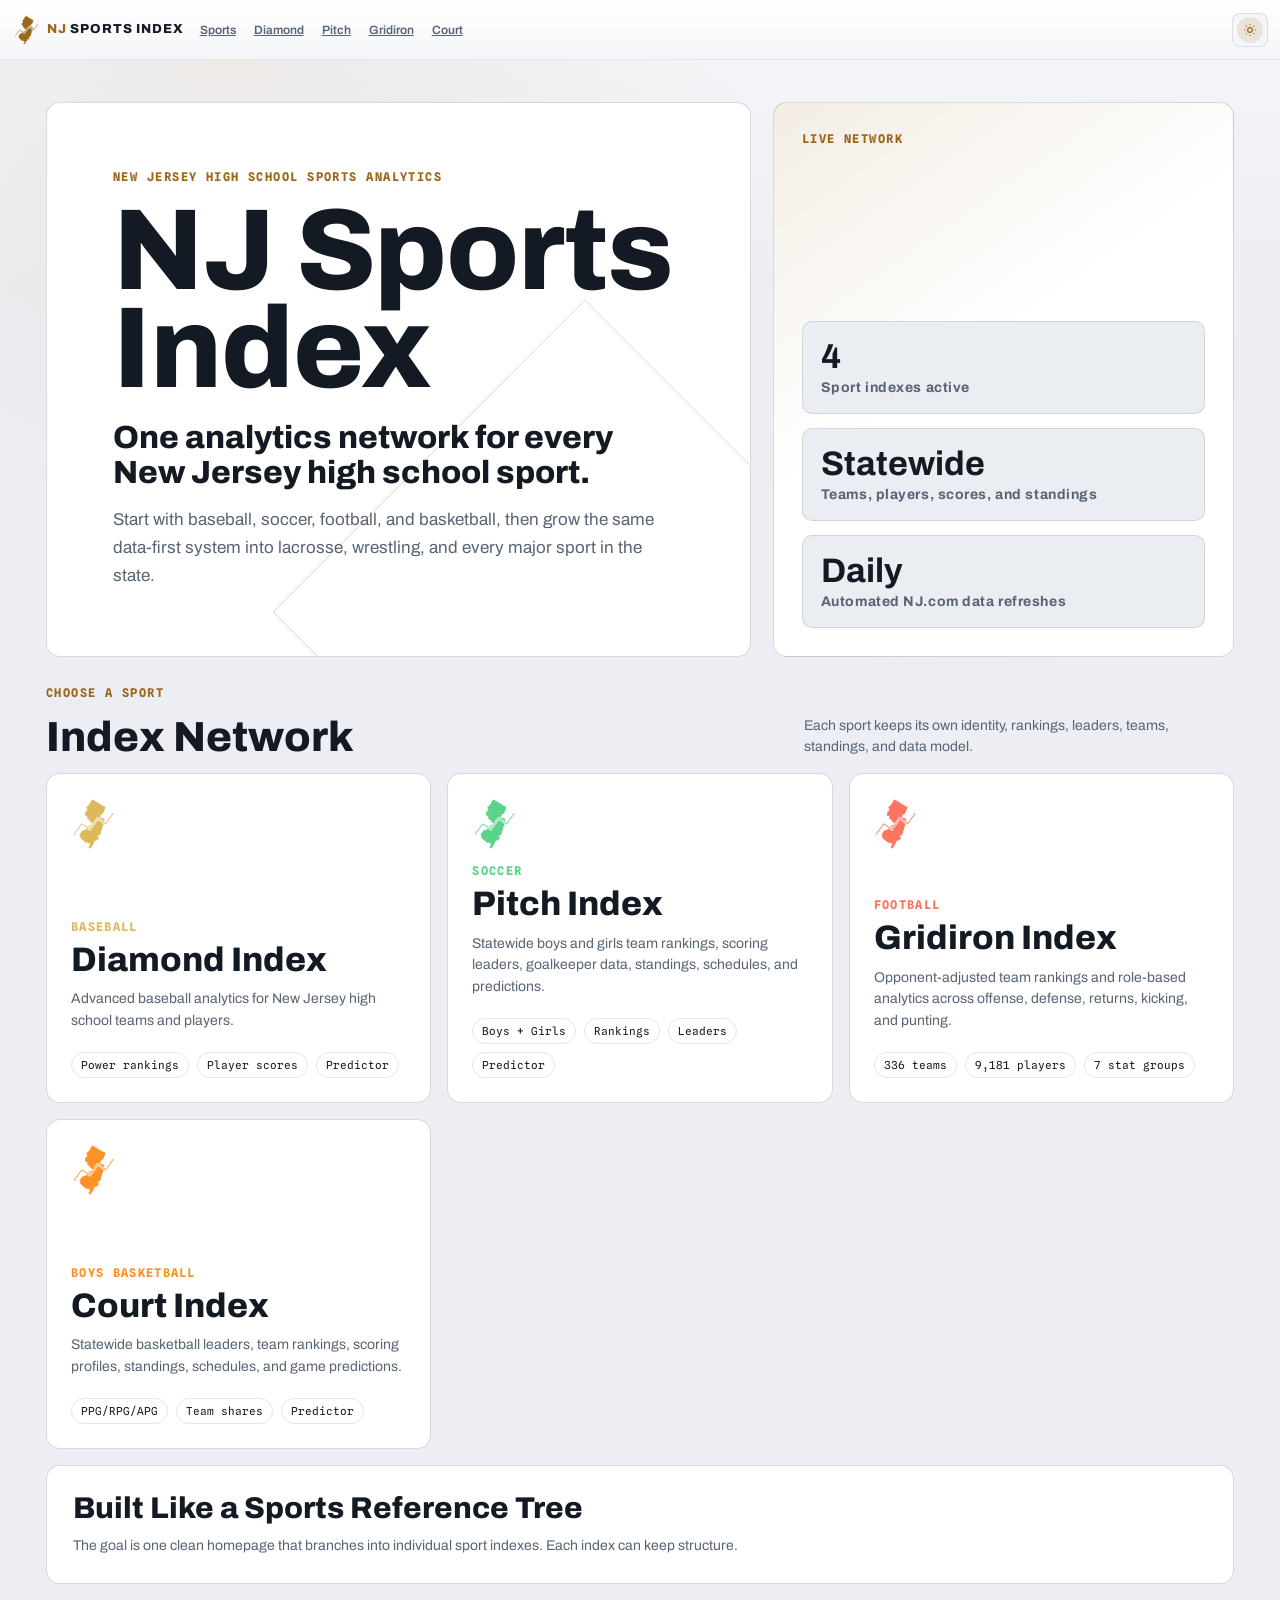
<file: index.html>
<!DOCTYPE html>
<html lang="en" data-sport-shell="sports-index" data-sport="hub" data-index-brand="sports">
<head>
  <meta charset="UTF-8">
  <meta name="viewport" content="width=device-width, initial-scale=1.0">
  <title>NJ Sports Index</title>
  <meta name="description" content="NJ Sports Index is a statewide analytics network for New Jersey high school sports, including Diamond Index, Pitch Index, Gridiron Index, and Court Index.">
  <script src="js/sports-registry.js"></script>
  <script>
    (function () {
      try {
        var t = localStorage.getItem('diamondIndexTheme');
        if (!t) t = (window.matchMedia && window.matchMedia('(prefers-color-scheme: light)').matches) ? 'light' : 'dark';
        document.documentElement.dataset.theme = (t === 'light' ? 'light' : 'dark');
      } catch (e) { document.documentElement.dataset.theme = 'dark'; }
    })();
  </script>
  <link rel="stylesheet" href="css/style.css?v=20260622-hub-unify">
  <link rel="stylesheet" href="css/sports-home.css?v=20260622-hub-unify">
</head>
<body>
  <header class="site-header">
    <a class="site-logo" href="index.html">
      <span class="logo-icon" aria-hidden="true"></span>
      <span class="logo-wordmark"><span class="logo-accent">NJ</span><span>SPORTS&nbsp;INDEX</span></span>
    </a>
    <nav class="nav-tabs hub-nav" id="navTabs">
      <a class="nav-tab" href="#sports">Sports</a>
      <a class="nav-tab" href="diamond-index.html">Diamond</a>
      <a class="nav-tab" href="pitch-index.html">Pitch</a>
      <a class="nav-tab" href="gridiron-index.html">Gridiron</a>
      <a class="nav-tab" href="court-index.html">Court</a>
    </nav>
    <button class="theme-toggle" id="themeToggle" type="button" onclick="toggleTheme()" aria-label="Toggle light and dark mode">
      <span class="theme-toggle-icon theme-toggle-sun" aria-hidden="true">
        <svg width="14" height="14" viewBox="0 0 24 24" fill="none" stroke="currentColor" stroke-width="2">
          <circle cx="12" cy="12" r="4"/><path d="M12 2v2M12 20v2M4.93 4.93l1.41 1.41M17.66 17.66l1.41 1.41M2 12h2M20 12h2M4.93 19.07l1.41-1.41M17.66 6.34l1.41-1.41"/>
        </svg>
      </span>
      <span class="theme-toggle-icon theme-toggle-moon" aria-hidden="true">
        <svg width="14" height="14" viewBox="0 0 24 24" fill="none" stroke="currentColor" stroke-width="2">
          <path d="M21 12.8A8.5 8.5 0 1 1 11.2 3 6.5 6.5 0 0 0 21 12.8Z"/>
        </svg>
      </span>
      <span id="themeToggleLabel">Dark</span>
    </button>
  </header>

  <main>
    <section class="hero">
      <div class="hero-copy">
        <div class="eyebrow">New Jersey High School Sports Analytics</div>
        <h1>NJ Sports Index</h1>
        <p class="tagline">One analytics network for every New Jersey high school sport.</p>
        <p class="intro">
          Start with baseball, soccer, football, and basketball, then grow the same data-first
          system into lacrosse, wrestling, and every major sport in the state.
        </p>
      </div>
      <div class="hero-panel" aria-label="Sports index summary">
        <div class="panel-kicker">Live Network</div>
        <div class="network-stat"><strong>4</strong><span>Sport indexes active</span></div>
        <div class="network-stat"><strong>Statewide</strong><span>Teams, players, scores, and standings</span></div>
        <div class="network-stat"><strong>Daily</strong><span>Automated NJ.com data refreshes</span></div>
      </div>
    </section>

    <section class="sports-wrap" id="sports">
      <div class="section-heading">
        <div>
          <div class="eyebrow">Choose a Sport</div>
          <h2>Index Network</h2>
        </div>
        <p>Each sport keeps its own identity, rankings, leaders, teams, standings, and data model.</p>
      </div>

      <div class="sports-grid">
        <a class="sport-card baseball" href="diamond-index.html">
          <span class="sport-logo" aria-hidden="true"></span>
          <div class="sport-meta">Baseball</div>
          <h3>Diamond Index</h3>
          <p>Advanced baseball analytics for New Jersey high school teams and players.</p>
          <div class="sport-stats">
            <span>Power rankings</span>
            <span>Player scores</span>
            <span>Predictor</span>
          </div>
        </a>

        <a class="sport-card soccer" href="pitch-index.html">
          <span class="sport-logo" aria-hidden="true"></span>
          <div class="sport-meta">Soccer</div>
          <h3>Pitch Index</h3>
          <p>Statewide boys and girls team rankings, scoring leaders, goalkeeper data, standings, schedules, and predictions.</p>
          <div class="sport-stats">
            <span>Boys + Girls</span>
            <span>Rankings</span>
            <span>Leaders</span>
            <span>Predictor</span>
          </div>
        </a>

        <a class="sport-card football" href="gridiron-index.html">
          <span class="sport-logo" aria-hidden="true"></span>
          <div class="sport-meta">Football</div>
          <h3>Gridiron Index</h3>
          <p>Opponent-adjusted team rankings and role-based analytics across offense, defense, returns, kicking, and punting.</p>
          <div class="sport-stats">
            <span>336 teams</span>
            <span>9,181 players</span>
            <span>7 stat groups</span>
          </div>
        </a>

        <a class="sport-card basketball" href="court-index.html">
          <span class="sport-logo" aria-hidden="true"></span>
          <div class="sport-meta">Boys Basketball</div>
          <h3>Court Index</h3>
          <p>Statewide basketball leaders, team rankings, scoring profiles, standings, schedules, and game predictions.</p>
          <div class="sport-stats">
            <span>PPG/RPG/APG</span>
            <span>Team shares</span>
            <span>Predictor</span>
          </div>
        </a>
      </div>
    </section>

    <section class="roadmap">
      <div class="roadmap-card">
        <h2>Built Like a Sports Reference Tree</h2>
        <p>
          The goal is one clean homepage that branches into individual sport indexes. Each index can keep
          structure.
        </p>
      </div>
    </section>
  </main>

  <script>
    function toggleTheme() {
      var next = document.documentElement.dataset.theme === 'light' ? 'dark' : 'light';
      document.documentElement.dataset.theme = next;
      try { localStorage.setItem('diamondIndexTheme', next); } catch (e) {}
      var label = document.getElementById('themeToggleLabel');
      if (label) label.textContent = next === 'light' ? 'Light' : 'Dark';
    }
    (function () {
      var label = document.getElementById('themeToggleLabel');
      if (label) label.textContent = document.documentElement.dataset.theme === 'light' ? 'Light' : 'Dark';
    })();
  </script>
</body>
</html>
</file>
<file: css/style.css>
/* ── DIAMOND INDEX — Design System ────────────────────────────────────── */
@import url('https://fonts.googleapis.com/css2?family=Archivo:wght@400;500;600;700;800&family=Spline+Sans+Mono:wght@400;500;600;700&display=swap');

:root {
  --bg:        #0f1217;
  --navy:      #161a21;
  --surface:   #171c24;
  --surface2:  #1c222c;
  --surface3:  #242b37;
  --graphite:  #10141a;
  --border:    rgba(255,255,255,0.075);
  --border2:   rgba(255,255,255,0.105);
  --border3:   rgba(255,255,255,0.045);
  --text:      #e9edf3;
  --muted:     #646d7b;
  --muted2:    #929cab;
  --accent:    oklch(0.80 0.12 86);
  --accent2:   oklch(0.80 0.12 86 / 0.16);
  --accent3:   oklch(0.80 0.12 86 / 0.09);
  --red:       oklch(0.68 0.18 26);
  --blue:      #4f8fd8;
  --good:      oklch(0.80 0.14 158);
  --bad:       oklch(0.68 0.18 26);
  --font-sans: 'Archivo', system-ui, -apple-system, BlinkMacSystemFont, "Segoe UI", sans-serif;
  --font-mono: 'Spline Sans Mono', ui-monospace, SFMono-Regular, Menlo, Monaco, Consolas, monospace;
}

:root[data-theme="light"] {
  --bg:        #eceef3;
  --navy:      #f5f6f9;
  --surface:   #ffffff;
  --surface2:  #eaedf1;
  --surface3:  #dde2e8;
  --graphite:  #f7f8fb;
  --border:    rgba(18,24,33,0.11);
  --border2:   rgba(18,24,33,0.16);
  --border3:   rgba(18,24,33,0.07);
  --text:      #141a23;
  --muted:     #8a93a2;
  --muted2:    #586374;
  --accent:    oklch(0.56 0.11 72);
  --accent2:   oklch(0.56 0.11 72 / 0.13);
  --accent3:   oklch(0.56 0.11 72 / 0.08);
  --red:       oklch(0.55 0.18 27);
  --blue:      #2f6fb3;
  --good:      oklch(0.54 0.13 158);
  --bad:       oklch(0.55 0.18 27);
}

* { margin: 0; padding: 0; box-sizing: border-box; }

body {
  background: var(--bg);
  color: var(--text);
  font-family: var(--font-sans);
  font-size: 14px;
  min-height: 100vh;
  -webkit-font-smoothing: antialiased;
}

/* ── HEADER ──────────────────────────────────────────────────────────────── */
.site-header {
  background: var(--navy);
  border-bottom: 1px solid var(--border2);
  padding: 0 2rem;
  display: flex;
  align-items: center;
  gap: 2rem;
  height: 56px;
  position: sticky;
  top: 0;
  z-index: 100;
}

.site-logo {
  font-family: var(--font-sans);
  font-size: 22px;
  letter-spacing: 0.055em;
  white-space: nowrap;
  display: flex;
  align-items: center;
  gap: 8px;
  cursor: pointer;
  text-decoration: none;
  color: var(--text);
}

.logo-icon {
  width: 32px;
  height: 38px;
  flex-shrink: 0;
  display: block;
  background: var(--accent);
  -webkit-mask: url('../assets/diamond-index-logo.png') center / contain no-repeat;
  mask: url('../assets/diamond-index-logo.png') center / contain no-repeat;
}

.logo-wordmark {
  display: inline-flex;
  align-items: baseline;
  gap: 2px;
}

.logo-accent { color: var(--accent); }

.nav-tabs { display: flex; align-items: stretch; }

.nav-tab {
  font-family: var(--font-sans);
  font-size: 15px;
  letter-spacing: 0.08em;
  padding: 0 16px;
  height: 56px;
  display: flex;
  align-items: center;
  cursor: pointer;
  border: none;
  border-bottom: 2px solid transparent;
  color: var(--muted2);
  background: none;
  transition: color 0.15s;
}

.nav-tab:hover  { color: var(--text); }
.nav-tab.active { color: var(--accent); border-bottom-color: var(--accent); }

.nav-tab-report {
  color: var(--accent);
  white-space: nowrap;
}

.back-btn {
  font-family: var(--font-sans);
  font-size: 14px;
  letter-spacing: 0.08em;
  color: var(--muted2);
  cursor: pointer;
  display: none;
  align-items: center;
  gap: 6px;
  background: none;
  border: none;
  transition: color 0.15s;
}

.back-btn:hover { color: var(--text); }

.season-switcher {
  display: flex;
  align-items: center;
  gap: 7px;
  margin-left: auto;
  color: var(--muted2);
  font-family: var(--font-sans);
  font-size: 12px;
  letter-spacing: 0.09em;
}

.season-switcher select {
  height: 32px;
  border: 1px solid var(--border2);
  background: rgba(15,36,64,0.72);
  color: var(--text);
  border-radius: 4px;
  padding: 0 8px;
  font-family: var(--font-sans);
  font-size: 12px;
  outline: none;
}

.season-switcher select:focus {
  border-color: var(--accent);
}

/* ── GLOBAL PLAYER SEARCH ────────────────────────────────────────────────── */
.global-search {
  position: relative;
  width: min(280px, 26vw);
  min-width: 210px;
}

.global-search-icon {
  position: absolute;
  left: 11px;
  top: 50%;
  transform: translateY(-50%);
  color: var(--muted2);
  pointer-events: none;
}

.global-search-input {
  width: 100%;
  height: 34px;
  padding: 0 12px 0 34px;
  border-radius: 4px;
  border: 1px solid var(--border2);
  background: rgba(15,36,64,0.72);
  color: var(--text);
  font-family: var(--font-sans);
  font-size: 13px;
  outline: none;
  transition: border-color 0.15s, background 0.15s;
}

.global-search-input:focus {
  border-color: var(--accent);
  background: var(--surface);
}

.global-search-input::placeholder { color: var(--muted2); }

.theme-toggle {
  height: 36px;
  display: inline-flex;
  align-items: center;
  gap: 8px;
  border: 1px solid var(--border);
  border-radius: 8px;
  background: var(--navy);
  color: var(--muted2);
  padding: 0 11px;
  font-family: var(--font-mono);
  font-size: 11px;
  font-weight: 700;
  letter-spacing: 0.06em;
  text-transform: uppercase;
  cursor: pointer;
}

.theme-toggle:hover {
  color: var(--text);
  border-color: var(--border2);
}

.theme-toggle-icon {
  width: 20px;
  height: 20px;
  border-radius: 50%;
  display: inline-flex;
  align-items: center;
  justify-content: center;
  box-shadow: 0 0 0 4px var(--accent2);
  color: var(--accent);
  background: var(--accent2);
}

.theme-toggle-icon svg {
  display: block;
}

.theme-toggle-sun {
  display: none;
}

:root[data-theme="light"] .theme-toggle-sun {
  display: inline-flex;
}

:root[data-theme="light"] .theme-toggle-moon {
  display: none;
}

/* ── PROBLEM REPORT MODAL ───────────────────────────────────────────────── */
.report-modal {
  display: none;
  position: fixed;
  inset: 0;
  z-index: 500;
  align-items: center;
  justify-content: center;
  padding: 22px;
}

.report-modal.open {
  display: flex;
}

.report-modal-backdrop {
  position: absolute;
  inset: 0;
  background: rgba(5,8,13,0.72);
  backdrop-filter: blur(5px);
}

.report-dialog {
  position: relative;
  z-index: 1;
  width: min(560px, 100%);
  background: var(--surface);
  border: 1px solid var(--border2);
  border-radius: 10px;
  box-shadow: 0 26px 80px rgba(0,0,0,0.46);
  padding: 24px;
}

.report-close {
  position: absolute;
  top: 12px;
  right: 12px;
  width: 32px;
  height: 32px;
  border: 1px solid var(--border);
  border-radius: 8px;
  background: var(--navy);
  color: var(--muted2);
  font-size: 22px;
  line-height: 1;
  cursor: pointer;
}

.report-close:hover {
  color: var(--text);
  border-color: var(--border2);
}

.report-kicker {
  margin-bottom: 8px;
  color: var(--accent);
  font-family: var(--font-mono);
  font-size: 11px;
  font-weight: 700;
  letter-spacing: 0.08em;
  text-transform: uppercase;
}

.report-dialog h2 {
  margin: 0;
  color: var(--text);
  font-size: 28px;
  line-height: 1.05;
}

.report-dialog p {
  margin: 10px 42px 20px 0;
  color: var(--muted2);
  line-height: 1.5;
}

.report-form {
  display: grid;
  gap: 14px;
}

.report-form label {
  display: grid;
  gap: 7px;
  color: var(--muted2);
  font-size: 12px;
  font-weight: 700;
  letter-spacing: 0.04em;
  text-transform: uppercase;
}

.report-form select,
.report-form textarea,
.report-form input {
  width: 100%;
  border: 1px solid var(--border);
  border-radius: 8px;
  background: var(--navy);
  color: var(--text);
  font-family: var(--font-sans);
  font-size: 14px;
  outline: none;
  padding: 11px 12px;
}

.report-form select:focus,
.report-form textarea:focus,
.report-form input:focus {
  border-color: var(--accent);
  background: var(--surface2);
}

.report-form textarea {
  resize: vertical;
  min-height: 132px;
  line-height: 1.45;
}

.report-actions {
  display: flex;
  align-items: center;
  gap: 10px;
  flex-wrap: wrap;
  margin-top: 4px;
}

.report-submit,
.report-cancel {
  height: 38px;
  border-radius: 8px;
  padding: 0 14px;
  font-family: var(--font-sans);
  font-size: 13px;
  font-weight: 700;
  cursor: pointer;
}

.report-submit {
  border: 1px solid color-mix(in srgb, var(--accent) 70%, transparent);
  background: var(--accent);
  color: var(--graphite);
}

.report-cancel {
  border: 1px solid var(--border);
  background: transparent;
  color: var(--muted2);
}

.report-cancel:hover {
  color: var(--text);
  border-color: var(--border2);
}

.report-note {
  color: var(--muted);
  font-size: 12px;
  line-height: 1.45;
}

.global-search-results {
  display: none;
  position: absolute;
  top: calc(100% + 8px);
  right: 0;
  width: min(420px, 90vw);
  max-height: 420px;
  overflow-y: auto;
  background: var(--surface);
  border: 1px solid var(--border2);
  border-radius: 6px;
  box-shadow: 0 18px 44px rgba(0,0,0,0.45);
  padding: 6px;
  z-index: 200;
}

.global-search-results.open { display: block; }

.global-search-item {
  width: 100%;
  border: 0;
  background: transparent;
  color: var(--text);
  display: flex;
  align-items: center;
  justify-content: space-between;
  gap: 12px;
  padding: 9px 10px;
  border-radius: 4px;
  cursor: pointer;
  text-align: left;
}

.global-search-item:hover,
.global-search-item.active { background: var(--surface2); }

.global-search-name {
  font-family: var(--font-sans);
  font-size: 16px;
  letter-spacing: 0.06em;
  color: var(--text);
}

.global-search-meta {
  margin-top: 2px;
  font-size: 12px;
  color: var(--muted2);
}

.global-search-role {
  font-family: var(--font-sans);
  font-size: 11px;
  letter-spacing: 0.08em;
  color: var(--accent);
  border: 1px solid var(--border2);
  border-radius: 3px;
  padding: 2px 7px;
  white-space: nowrap;
}

.global-search-empty {
  padding: 10px;
  color: var(--muted2);
  font-size: 13px;
}

/* ── NAV DROPDOWNS ────────────────────────────────────────────────────────── */
.nav-dropdown { position: relative; display: flex; align-items: stretch; }
.nav-dropdown-trigger { display: flex; align-items: center; }

.nav-dropdown-menu {
  display: none;
  position: absolute;
  top: calc(100% + 1px);
  left: 0;
  background: var(--surface);
  border: 1px solid var(--border2);
  border-radius: 6px;
  padding: 6px;
  min-width: 170px;
  z-index: 300;
  box-shadow: 0 12px 40px rgba(0,0,0,0.6);
}

.nav-dropdown-menu--wide { min-width: 190px; max-height: 480px; overflow-y: auto; }
.nav-dropdown-menu.open { display: block; }

.nav-dropdown-item {
  display: flex;
  align-items: center;
  gap: 8px;
  width: 100%;
  padding: 7px 10px;
  font-family: var(--font-sans);
  font-size: 13px;
  font-weight: 500;
  color: var(--muted2);
  background: none;
  border: none;
  border-radius: 4px;
  cursor: pointer;
  text-align: left;
  transition: background 0.1s, color 0.1s;
  white-space: nowrap;
}

.nav-dropdown-item:hover { background: var(--surface2); color: var(--text); }

.nav-dropdown-item--highlight { color: var(--accent); font-weight: 600; }
.nav-dropdown-item--highlight:hover { background: var(--accent3); color: var(--accent); }

.nav-dropdown-label {
  font-family: var(--font-sans);
  font-size: 11px;
  letter-spacing: 0.1em;
  color: var(--muted);
  padding: 6px 10px 3px;
}

.nav-dropdown-divider { height: 1px; background: var(--border); margin: 4px 6px; }

/* ── VIEWS ────────────────────────────────────────────────────────────────── */
.view { display: none; }
.view.active { display: block; }

/* ── PAGE BANNER ──────────────────────────────────────────────────────────── */
.page-banner {
  background: var(--navy);
  border-bottom: 1px solid var(--border2);
  padding: 1.5rem 2rem;
}

.page-banner-inner {
  max-width: 1280px;
  margin: 0 auto;
  display: flex;
  align-items: flex-end;
  justify-content: space-between;
  flex-wrap: wrap;
  gap: 0.5rem;
}

.page-title {
  font-family: var(--font-sans);
  font-size: 32px;
  letter-spacing: 0.06em;
  line-height: 1;
  color: var(--text);
}

.page-title span { color: var(--accent); }

.page-meta {
  font-size: 11px;
  font-weight: 500;
  color: var(--muted);
  margin-top: 5px;
  display: flex;
  align-items: center;
  gap: 8px;
  letter-spacing: 0.02em;
}

.page-meta-dot { width: 3px; height: 3px; border-radius: 50%; background: var(--muted); display: inline-block; }
.page-updated { font-size: 11px; color: var(--muted); text-align: right; letter-spacing: 0.02em; }

/* ── DIVISION MULTI-SELECT ────────────────────────────────────────────────── */
.div-filter-wrap { position: relative; }

.div-filter-btn {
  background: var(--surface);
  border: 1px solid var(--border2);
  color: var(--text);
  font-family: var(--font-sans);
  font-size: 12px;
  font-weight: 600;
  padding: 7px 12px;
  border-radius: 4px;
  cursor: pointer;
  display: flex;
  align-items: center;
  gap: 6px;
  transition: border-color 0.15s;
  white-space: nowrap;
  letter-spacing: 0.02em;
}

.div-filter-btn:hover  { border-color: var(--accent); }
.div-filter-btn.active { border-color: var(--accent); color: var(--accent); }

.div-filter-btn .div-filter-count {
  background: var(--accent);
  color: var(--navy);
  font-size: 10px;
  font-weight: 700;
  padding: 1px 5px;
  border-radius: 10px;
  line-height: 1.4;
}

.div-filter-menu {
  display: none;
  position: absolute;
  top: calc(100% + 6px);
  left: 0;
  background: var(--surface);
  border: 1px solid var(--border2);
  border-radius: 6px;
  padding: 8px;
  z-index: 200;
  box-shadow: 0 12px 40px rgba(0,0,0,0.6);
  min-width: 180px;
}

.div-filter-menu.open { display: block; }

.div-filter-option {
  display: flex;
  align-items: center;
  gap: 9px;
  padding: 7px 8px;
  border-radius: 4px;
  cursor: pointer;
  transition: background 0.1s;
  user-select: none;
  font-size: 13px;
  color: var(--muted2);
}

.div-filter-option:hover { background: var(--surface2); color: var(--text); }
.div-filter-option.checked { color: var(--text); }

.div-filter-checkbox {
  width: 14px;
  height: 14px;
  border: 1.5px solid var(--muted);
  border-radius: 3px;
  flex-shrink: 0;
  display: flex;
  align-items: center;
  justify-content: center;
  transition: all 0.1s;
}

.div-filter-option.checked .div-filter-checkbox {
  background: var(--accent);
  border-color: var(--accent);
}

.div-filter-option.checked .div-filter-checkbox::after {
  content: '';
  width: 7px; height: 4px;
  border-left: 2px solid var(--navy);
  border-bottom: 2px solid var(--navy);
  transform: rotate(-45deg) translateY(-1px);
  display: block;
}

.div-filter-menu-header {
  display: flex;
  justify-content: space-between;
  align-items: center;
  padding: 2px 8px 6px;
  border-bottom: 1px solid var(--border);
  margin-bottom: 4px;
}

.div-filter-menu-label {
  font-family: var(--font-sans);
  font-size: 11px;
  letter-spacing: 0.1em;
  color: var(--muted);
}

.div-filter-all-btn {
  font-size: 11px;
  font-weight: 600;
  color: var(--accent);
  background: none;
  border: none;
  cursor: pointer;
  padding: 0;
  font-family: var(--font-sans);
}

/* ── LEADERBOARD MODE TABS ────────────────────────────────────────────────── */
.lb-mode-tabs {
  display: flex;
  gap: 0;
  border-bottom: 1px solid var(--border2);
  margin-bottom: 1rem;
  padding: 0 0;
}

.lb-tab {
  font-family: var(--font-sans);
  font-size: 14px;
  letter-spacing: 0.08em;
  padding: 9px 20px;
  cursor: pointer;
  border: none;
  border-bottom: 2px solid transparent;
  color: var(--muted2);
  background: none;
  transition: all 0.15s;
  margin-bottom: -1px;
}

.lb-tab:hover { color: var(--text); }
.lb-tab.lb-tab-active { color: var(--accent); border-bottom-color: var(--accent); }

/* ── LEADERBOARD ──────────────────────────────────────────────────────────── */
.leaderboard-wrap {
  max-width: 1280px;
  margin: 0 auto;
  padding: 1.5rem 2rem;
}

.controls-row {
  display: flex;
  gap: 8px;
  flex-wrap: wrap;
  align-items: center;
  margin-bottom: 1rem;
}

.search-wrap { position: relative; display: flex; align-items: center; }

.search-input {
  background: var(--surface);
  border: 1px solid var(--border2);
  color: var(--text);
  font-family: var(--font-sans);
  font-size: 13px;
  padding: 7px 12px 7px 32px;
  border-radius: 4px;
  outline: none;
  width: 200px;
  transition: border-color 0.15s;
}

.search-input:focus { border-color: var(--accent); }
.search-input::placeholder { color: var(--muted); }
.search-icon { position: absolute; left: 10px; color: var(--muted); pointer-events: none; }

.ctrl-select {
  background: var(--surface);
  border: 1px solid var(--border2);
  color: var(--text);
  font-family: var(--font-sans);
  font-size: 13px;
  padding: 7px 12px;
  border-radius: 4px;
  cursor: pointer;
  outline: none;
  transition: border-color 0.15s;
}

.ctrl-select:focus { border-color: var(--accent); }

.pa-filter-wrap {
  display: flex;
  align-items: center;
  gap: 6px;
  font-size: 12px;
  color: var(--muted2);
  font-weight: 500;
}

.pa-filter-wrap input[type=number] {
  background: var(--surface);
  border: 1px solid var(--border2);
  color: var(--text);
  font-family: var(--font-sans);
  font-size: 13px;
  padding: 7px 10px;
  border-radius: 4px;
  outline: none;
  width: 68px;
  -moz-appearance: textfield;
  transition: border-color 0.15s;
}

.pa-filter-wrap input[type=number]::-webkit-inner-spin-button { -webkit-appearance: none; }
.pa-filter-wrap input[type=number]:focus { border-color: var(--accent); }

.date-filter-wrap {
  display: flex;
  align-items: center;
  gap: 7px;
  color: var(--muted);
  font-family: var(--font-sans);
  font-size: 12px;
  letter-spacing: 0.08em;
  white-space: nowrap;
}

.date-filter-wrap input[type=date] {
  height: 34px;
  width: 132px;
  padding: 0 8px;
  background: var(--surface);
  border: 1px solid var(--border2);
  border-radius: 4px;
  color: var(--text);
  font-family: var(--font-sans);
  font-size: 12px;
  outline: none;
}

.date-filter-wrap input[type=date]:focus { border-color: var(--accent); }

.date-clear-btn {
  height: 34px;
  padding: 0 10px;
  border-radius: 4px;
  border: 1px solid var(--border2);
  background: transparent;
  color: var(--muted2);
  font-family: var(--font-sans);
  font-size: 12px;
  letter-spacing: 0.08em;
  cursor: pointer;
}

.date-clear-btn:hover {
  color: var(--accent);
  border-color: var(--accent);
}

.results-info { font-size: 12px; color: var(--muted); margin-bottom: 0.75rem; }
.results-info span { color: var(--accent); font-weight: 600; }

.pagination-bar {
  display: flex;
  align-items: center;
  justify-content: space-between;
  gap: 12px;
  margin-top: 0.75rem;
  font-size: 12px;
  color: var(--muted);
}

.pagination-info span {
  color: var(--accent);
  font-weight: 700;
}

.pagination-actions {
  display: flex;
  align-items: center;
  gap: 6px;
}

.pagination-btn {
  background: var(--surface);
  border: 1px solid var(--border2);
  color: var(--text);
  font-family: var(--font-sans);
  font-size: 12px;
  font-weight: 700;
  padding: 7px 10px;
  border-radius: 4px;
  cursor: pointer;
  transition: border-color 0.15s, color 0.15s, opacity 0.15s;
}

.pagination-btn:hover:not(:disabled) {
  border-color: var(--accent);
  color: var(--accent);
}

.pagination-btn:disabled {
  cursor: default;
  opacity: 0.45;
}

/* ── TABLE ────────────────────────────────────────────────────────────────── */
.lb-table-wrap {
  overflow-x: auto;
  border-radius: 4px;
  border: 1px solid var(--border2);
}

table { width: 100%; border-collapse: collapse; }
thead tr { background: var(--surface); }

th {
  font-family: var(--font-sans);
  font-size: 13px;
  letter-spacing: 0.08em;
  color: var(--muted2);
  padding: 10px 14px;
  text-align: left;
  white-space: nowrap;
  cursor: pointer;
  user-select: none;
  transition: color 0.15s;
  border-bottom: 1px solid var(--border2);
  position: relative;
}

th:hover { color: var(--text); }
th.sorted { color: var(--accent); }
th.num, td.num { text-align: right; }

/* Stat tooltips */
th[data-tip] { cursor: help; }
th[data-tip]:hover::after {
  content: attr(data-tip);
  position: absolute;
  top: calc(100% + 6px);
  left: 50%;
  transform: translateX(-50%);
  background: var(--graphite);
  color: var(--text);
  font-family: var(--font-sans);
  font-size: 11px;
  font-weight: 400;
  letter-spacing: 0;
  text-transform: none;
  padding: 6px 10px;
  border-radius: 4px;
  border: 1px solid var(--border2);
  white-space: nowrap;
  z-index: 200;
  pointer-events: none;
}

tbody tr {
  border-bottom: 1px solid var(--border3);
  transition: background 0.1s;
  cursor: pointer;
}

tbody tr:hover { background: var(--surface); }
tbody tr:last-child { border-bottom: none; }

td { padding: 9px 14px; font-size: 13px; white-space: nowrap; }

.rank-cell {
  font-family: var(--font-sans);
  font-size: 16px;
  letter-spacing: 0.04em;
  color: var(--muted);
  width: 36px;
}

.rank-cell.top3 { color: var(--accent); }

.player-cell { font-weight: 500; font-size: 13px; }

.player-name {
  font-family: var(--font-sans);
  font-weight: 600;
  font-size: 13px;
  color: var(--text);
}

.player-sub {
  font-size: 11px;
  color: var(--muted2);
  margin-top: 1px;
}

.team-chip {
  display: inline-flex;
  align-items: center;
  gap: 5px;
  font-family: var(--font-sans);
  font-size: 11px;
  letter-spacing: 0.06em;
  padding: 3px 8px;
  border-radius: 3px;
  white-space: nowrap;
}

:root[data-theme="light"] .team-chip {
  background: var(--surface2) !important;
  color: var(--text) !important;
  border-color: var(--border2) !important;
  box-shadow: inset 0 1px 0 rgba(255,255,255,0.72);
}

:root[data-theme="light"] .team-card-name,
:root[data-theme="light"] .team-card-stat-val,
:root[data-theme="light"] .standings-team-name,
:root[data-theme="light"] .game-team-name,
:root[data-theme="light"] .prediction-team-name,
:root[data-theme="light"] .schedule-team-link,
:root[data-theme="light"] .home-score-team,
:root[data-theme="light"] .team-name-cell {
  color: var(--text) !important;
}

:root[data-theme="light"] .team-card-mascot,
:root[data-theme="light"] .game-team-sub,
:root[data-theme="light"] .prediction-team-meta {
  color: var(--muted2) !important;
}

:root[data-theme="light"] .player-details .p-tag[style*="background"] {
  background: var(--surface2) !important;
  color: var(--text) !important;
  border-color: var(--border2) !important;
}

.empty { padding: 3rem; text-align: center; color: var(--muted); font-size: 14px; }

/* ── PLAYER PAGE ──────────────────────────────────────────────────────────── */
.player-wrap { max-width: 860px; margin: 0 auto; padding: 2rem; }

.player-hero {
  display: flex;
  align-items: flex-start;
  gap: 1.5rem;
  margin-bottom: 1.75rem;
  padding-bottom: 1.75rem;
  border-bottom: 1px solid var(--border2);
  flex-wrap: wrap;
}

.player-shield {
  width: 76px;
  height: 76px;
  border-radius: 6px;
  flex-shrink: 0;
  display: flex;
  align-items: center;
  justify-content: center;
}

.player-info { flex: 1; min-width: 200px; }

.player-full-name {
  font-family: var(--font-sans);
  font-size: 42px;
  letter-spacing: 0.04em;
  line-height: 1;
  color: var(--text);
}

.player-details {
  display: flex;
  flex-wrap: wrap;
  gap: 6px;
  margin-top: 10px;
  align-items: center;
}

.p-tag {
  font-family: var(--font-sans);
  font-size: 12px;
  letter-spacing: 0.08em;
  padding: 3px 10px;
  border-radius: 3px;
  background: var(--surface);
  color: var(--muted2);
  border: 1px solid var(--border2);
}

.p-tag.pa   { color: var(--accent); border-color: var(--border2); background: var(--accent3); }
.p-tag.nonq { color: #e05252; border-color: rgba(224,82,82,0.3); background: rgba(224,82,82,0.07); }

/* ── ROLE TABS ────────────────────────────────────────────────────────────── */
.role-tabs {
  display: flex;
  margin-bottom: 1.5rem;
  border-bottom: 1px solid var(--border2);
}

.role-tab {
  font-family: var(--font-sans);
  font-size: 15px;
  letter-spacing: 0.08em;
  padding: 10px 20px;
  cursor: pointer;
  border: none;
  border-bottom: 2px solid transparent;
  color: var(--muted2);
  background: none;
  transition: all 0.15s;
  margin-bottom: -1px;
}

.role-tab:hover  { color: var(--text); }
.role-tab.active { color: var(--accent); border-bottom-color: var(--accent); }
.role-panel { display: none; }
.role-panel.active { display: block; }

/* ── GAME LOGS ────────────────────────────────────────────────────────────── */
.game-log-section {
  margin-top: 1.75rem;
  padding-top: 1.5rem;
  border-top: 1px solid var(--border2);
}

.game-log-title {
  font-family: var(--font-sans);
  font-size: 18px;
  letter-spacing: 0.08em;
  color: var(--accent);
  margin-bottom: 10px;
}

.game-log-table-wrap {
  max-height: none;
  margin-bottom: 1.5rem;
}

.game-log-empty {
  color: var(--muted2);
  background: var(--surface);
  border: 1px solid var(--border);
  border-radius: 4px;
  padding: 1rem;
}

.player-date-filter {
  margin-top: 1.5rem;
  padding-top: 1.25rem;
  border-top: 1px solid var(--border2);
}

/* ── STAT MINI GRID ───────────────────────────────────────────────────────── */
.stat-mini-grid {
  display: grid;
  grid-template-columns: repeat(5, 1fr);
  gap: 8px;
  margin-bottom: 1.5rem;
}

.stat-mini {
  background: var(--surface);
  border: 1px solid var(--border2);
  border-radius: 4px;
  padding: 12px 14px;
}

.stat-mini-label {
  font-family: var(--font-sans);
  font-size: 11px;
  letter-spacing: 0.1em;
  color: var(--muted);
}

.stat-mini-val {
  font-family: var(--font-sans);
  font-size: 30px;
  letter-spacing: 0.02em;
  color: var(--text);
  line-height: 1.1;
  margin-top: 2px;
}

/* ── COUNTING STATS ──────────────────────────────────────────────────────── */
.counting-section {
  margin-bottom: 1.5rem;
}

.counting-title {
  font-family: var(--font-sans);
  font-size: 12px;
  letter-spacing: 0.1em;
  color: var(--muted);
  margin-bottom: 10px;
  padding-bottom: 6px;
  border-bottom: 1px solid var(--border);
}

.counting-grid {
  display: grid;
  grid-template-columns: repeat(auto-fit, minmax(72px, 1fr));
  gap: 8px;
}

.counting-card {
  background: var(--navy);
  border: 1px solid var(--border);
  border-radius: 10px;
  padding: 10px 11px;
}

.counting-label {
  font-family: var(--font-sans);
  font-size: 10px;
  letter-spacing: 0.1em;
  color: var(--muted);
}

.counting-value {
  font-family: var(--font-mono);
  font-size: 22px;
  font-weight: 800;
  letter-spacing: 0.02em;
  color: var(--accent);
  line-height: 1.05;
  margin-top: 2px;
}

:root[data-theme="light"] .counting-card {
  background: var(--surface);
  border-color: var(--border2);
  box-shadow: inset 0 1px 0 rgba(255,255,255,0.78);
}

:root[data-theme="light"] .counting-label {
  color: #6d7684;
}

:root[data-theme="light"] .counting-value {
  color: #7a5716;
}

/* ── PERCENTILE BARS ──────────────────────────────────────────────────────── */
.pct-section { margin-bottom: 1.5rem; }

.pct-section-title {
  font-family: var(--font-sans);
  font-size: 12px;
  letter-spacing: 0.1em;
  color: var(--muted);
  margin-bottom: 10px;
  padding-bottom: 6px;
  border-bottom: 1px solid var(--border);
}

.pct-row { display: flex; align-items: center; gap: 12px; margin-bottom: 10px; }

.pct-label {
  font-family: var(--font-sans);
  font-size: 13px;
  letter-spacing: 0.04em;
  color: var(--muted2);
  width: 52px;
  text-align: right;
  flex-shrink: 0;
}

.pct-bar-outer { flex: 1; position: relative; height: 26px; display: flex; align-items: center; }

.pct-bar-track {
  position: absolute;
  left: 0; right: 0;
  height: 8px;
  background: var(--surface2);
  border-radius: 4px;
  overflow: visible;
  box-shadow: inset 0 0 0 1px var(--border3);
}

.pct-bar-fill {
  height: 100%;
  border-radius: 4px;
  box-shadow: 0 0 0 1px color-mix(in srgb, currentColor 20%, transparent);
}

.pct-bubble {
  position: absolute;
  top: 50%;
  transform: translate(-50%, -50%);
  width: 24px; height: 24px;
  border-radius: 50%;
  display: flex;
  align-items: center;
  justify-content: center;
  font-family: var(--font-sans);
  font-size: 9px;
  font-weight: 800;
  letter-spacing: 0.02em;
  color: #05070a;
  border: 0;
  z-index: 2;
  box-shadow: none;
}

.pct-raw {
  font-family: var(--font-mono);
  font-size: 12px;
  font-variant-numeric: tabular-nums;
  color: var(--text);
  font-weight: 700;
  width: 56px;
  flex-shrink: 0;
  text-align: right;
}

:root[data-theme="light"] .pct-section-title,
:root[data-theme="light"] .pct-label {
  color: #3d4654;
}

:root[data-theme="light"] .pct-bar-track {
  background: #dfe4eb;
  box-shadow: inset 0 0 0 1px rgba(18,24,33,0.10);
}

:root[data-theme="light"] .pct-bar-fill {
  filter: saturate(0.95) brightness(0.96);
}

:root[data-theme="light"] .pct-bubble {
  color: #fff;
  box-shadow: none;
}

/* ── TEAM PAGE ────────────────────────────────────────────────────────────── */
.team-wrap { max-width: 1040px; margin: 0 auto; padding: 2rem; }

.team-hero {
  display: flex;
  align-items: center;
  gap: 16px;
  margin: 0 0 22px;
  padding: 0 0 20px;
  border: 0;
  border-bottom: 1px solid var(--border);
  background: transparent;
  border-radius: 0;
  overflow: visible;
}

.team-shield-lg {
  width: 58px;
  height: 58px;
  border-radius: 12px;
  display: flex;
  align-items: center;
  justify-content: center;
  flex-shrink: 0;
  border: 1px solid var(--border2);
}

.team-shield-lg img {
  width: 38px;
  height: 38px;
}

.team-info {
  flex: 1;
  min-width: 0;
}

.team-name-lg {
  font-family: var(--font-sans);
  font-size: clamp(32px, 5vw, 58px);
  font-weight: 800;
  letter-spacing: -0.025em;
  line-height: 0.95;
  color: var(--text);
}

.team-mascot-lg {
  font-family: var(--font-sans);
  font-size: 14px;
  font-weight: 700;
  letter-spacing: 0.08em;
  text-transform: uppercase;
  color: var(--muted2);
  margin-top: 7px;
}

.team-details {
  display: flex;
  flex-wrap: wrap;
  gap: 6px;
  margin-top: 12px;
  align-items: center;
}

.team-meta-pill {
  display: inline-flex;
  align-items: baseline;
  gap: 7px;
  border-radius: 999px;
  background: var(--surface2);
  border: 1px solid var(--border);
  color: var(--text);
  padding: 5px 10px;
  font-family: var(--font-mono);
  font-size: 10px;
  font-weight: 800;
  letter-spacing: 0.05em;
  text-transform: uppercase;
}

.team-meta-pill span {
  color: var(--muted2);
  font-size: 9px;
}

.team-meta-pill-accent {
  background: var(--accent2);
  border-color: color-mix(in srgb, var(--accent) 38%, transparent);
  color: var(--accent);
}

.team-stat-cards {
  display: grid;
  grid-template-columns: repeat(4, minmax(0, 1fr));
  gap: 10px;
  margin-bottom: 20px;
}

.team-stat-card {
  background: var(--navy);
  border: 1px solid var(--border);
  border-radius: 10px;
  padding: 14px 16px;
}

.team-stat-card-label {
  font-family: var(--font-mono);
  font-size: 10px;
  letter-spacing: 0.09em;
  text-transform: uppercase;
  color: var(--muted2);
}

.team-stat-card-val {
  font-family: var(--font-mono);
  font-size: 28px;
  font-weight: 800;
  font-variant-numeric: tabular-nums;
  color: var(--text);
  line-height: 1.1;
  margin-top: 2px;
}

.team-score-card {
  border-color: color-mix(in srgb, var(--accent) 38%, transparent);
  background: var(--accent3);
}

.team-score-card .team-stat-card-val { color: var(--accent); }

.team-section-tabs {
  display: flex;
  gap: 4px;
  margin-bottom: 16px;
  padding: 6px;
  border: 1px solid var(--border);
  border-radius: 12px;
  background: var(--surface);
  width: fit-content;
  max-width: 100%;
  overflow-x: auto;
}

.team-section-tab {
  font-family: var(--font-sans);
  font-size: 13px;
  font-weight: 800;
  letter-spacing: 0;
  padding: 8px 12px;
  cursor: pointer;
  border: 1px solid transparent;
  border-radius: 8px;
  color: var(--muted2);
  background: none;
  transition: all 0.15s;
  white-space: nowrap;
}

.team-section-tab:hover  { color: var(--text); }
.team-section-tab.active {
  color: var(--text);
  background: var(--surface2);
  border-color: var(--border);
}
.team-panel { display: none; }
.team-panel.active { display: block; }

.game-row-clickable {
  cursor: pointer;
  transition: background 0.15s ease;
}

.game-row-clickable:hover {
  background: rgba(200, 155, 60, 0.08);
}

.schedule-team-link,
.game-team-link,
.game-player-link {
  border: 0;
  background: none;
  color: inherit;
  font: inherit;
  padding: 0;
  cursor: pointer;
}

.schedule-team-link,
.game-team-link {
  display: inline-flex;
  align-items: center;
  gap: 6px;
  color: var(--text);
  font-weight: 700;
}

.schedule-team-link:hover,
.game-team-link:hover,
.game-player-link:hover {
  color: var(--accent);
}

.game-player-link {
  text-align: left;
  font-weight: 700;
}

.schedule-opponent-cell {
  display: flex;
  align-items: center;
  gap: 8px;
  flex-wrap: wrap;
}

.tournament-badge {
  display: inline-flex;
  align-items: center;
  width: fit-content;
  max-width: 100%;
  border: 1px solid rgba(200, 155, 60, 0.34);
  background: rgba(200, 155, 60, 0.1);
  color: var(--accent);
  border-radius: 4px;
  padding: 3px 7px;
  font-family: var(--font-sans);
  font-size: 11px;
  letter-spacing: 0.08em;
  line-height: 1;
  text-transform: uppercase;
}

.schedule-tournament-badge {
  color: var(--muted2);
  background: rgba(248, 249, 250, 0.05);
  border-color: var(--border2);
}

.game-detail-hero {
  display: flex;
  justify-content: space-between;
  align-items: flex-end;
  gap: 1rem;
  margin-bottom: 1rem;
  padding-bottom: 1rem;
  border-bottom: 1px solid var(--border2);
}

.game-detail-kicker {
  font-family: var(--font-sans);
  font-size: 13px;
  letter-spacing: 0.1em;
  color: var(--muted);
  text-transform: uppercase;
}

.game-detail-title {
  font-family: var(--font-sans);
  font-size: 34px;
  letter-spacing: 0.03em;
  color: var(--text);
  line-height: 1;
}

.game-detail-meta {
  font-family: var(--font-sans);
  font-size: 26px;
  color: var(--accent);
  letter-spacing: 0.04em;
  white-space: nowrap;
}

.game-scoreboard {
  display: grid;
  grid-template-columns: minmax(0, 1fr) auto minmax(0, 1fr);
  align-items: stretch;
  gap: 10px;
  margin-bottom: 1.5rem;
}

.game-team-card {
  display: flex;
  align-items: center;
  gap: 12px;
  min-width: 0;
  border: 1px solid var(--border2);
  background: var(--surface);
  border-radius: 6px;
  padding: 12px;
  text-align: left;
  color: var(--text);
  cursor: pointer;
  overflow-wrap: anywhere;
}

.game-team-card.disabled {
  cursor: default;
  opacity: 0.75;
}

.game-team-card:hover:not(.disabled) {
  border-color: rgba(200, 155, 60, 0.45);
  background: rgba(200, 155, 60, 0.08);
}

.game-team-card.winner {
  box-shadow: inset 3px 0 0 rgba(74, 222, 128, 0.75);
}

.game-team-card.loser {
  box-shadow: inset 3px 0 0 rgba(248, 113, 113, 0.65);
}

.game-preview-board .game-team-card {
  border-radius: 12px;
}

.game-preview-card {
  margin-top: 18px;
}

.game-team-logo {
  width: 42px;
  height: 42px;
  display: grid;
  place-items: center;
  border: 1px solid var(--border2);
  border-radius: 5px;
  flex-shrink: 0;
}

.game-team-logo img {
  width: 30px;
  height: 30px;
  object-fit: contain;
}

.game-team-info {
  display: flex;
  flex-direction: column;
  gap: 2px;
  min-width: 0;
  flex: 1;
}

.game-team-name {
  font-family: var(--font-sans);
  font-size: 22px;
  letter-spacing: 0.04em;
  line-height: 1.1;
  white-space: normal;
}

.game-team-sub {
  color: var(--muted2);
  font-size: 12px;
  min-height: 14px;
}

.game-team-score {
  font-family: var(--font-mono);
  font-size: 30px;
  font-weight: 800;
  color: var(--text);
  letter-spacing: 0.02em;
  white-space: nowrap;
  flex-shrink: 0;
}

.game-score-divider {
  align-self: center;
  color: var(--muted);
  font-family: var(--font-sans);
  font-size: 16px;
  letter-spacing: 0.08em;
}

.game-detail-grid {
  display: grid;
  grid-template-columns: repeat(2, minmax(0, 1fr));
  gap: 16px;
}

.game-team-section {
  min-width: 0;
}

.game-section-heading {
  margin-bottom: 0.75rem;
}

.game-total-grid {
  display: grid;
  grid-template-columns: repeat(6, minmax(0, 1fr));
  gap: 8px;
  margin-bottom: 1.25rem;
}

.game-total-card {
  border: 1px solid var(--border2);
  background: var(--surface);
  border-radius: 4px;
  padding: 9px 8px;
  min-width: 0;
}

.game-total-label {
  font-family: var(--font-sans);
  font-size: 11px;
  letter-spacing: 0.1em;
  color: var(--muted2);
}

.game-total-value {
  font-family: var(--font-sans);
  font-size: 21px;
  letter-spacing: 0.03em;
  color: var(--text);
  line-height: 1;
  margin-top: 4px;
}

.game-stat-block {
  margin-bottom: 1.5rem;
}

.game-stat-title {
  font-family: var(--font-sans);
  font-size: 18px;
  letter-spacing: 0.08em;
  color: var(--accent);
  margin-bottom: 8px;
}

.game-empty {
  color: var(--muted2);
  border: 1px solid var(--border2);
  background: var(--surface);
  border-radius: 4px;
  padding: 0.85rem;
  font-size: 13px;
}

@media (max-width: 820px) {
  .game-scoreboard,
  .game-detail-grid {
    grid-template-columns: 1fr;
  }

  .game-score-divider {
    text-align: center;
  }

  .game-detail-hero {
    align-items: flex-start;
    flex-direction: column;
  }

  .game-total-grid {
    grid-template-columns: repeat(3, minmax(0, 1fr));
  }
}

/* ── TEAMS OVERVIEW ───────────────────────────────────────────────────────── */
.teams-wrap { max-width: 1200px; margin: 0 auto; padding: 2rem; }

.teams-grid {
  display: grid;
  grid-template-columns: repeat(3, 1fr);
  gap: 12px;
}

.team-card {
  background: var(--navy);
  border: 1px solid var(--border2);
  border-radius: 6px;
  padding: 1.25rem;
  cursor: pointer;
  transition: border-color 0.15s, background 0.15s, transform 0.1s;
}

.team-card:hover {
  background: var(--surface);
  transform: translateY(-1px);
  border-color: var(--accent);
}

.team-card-header {
  display: flex;
  align-items: center;
  gap: 12px;
  margin-bottom: 1rem;
}

.team-card-icon {
  width: 42px; height: 42px;
  border-radius: 6px;
  display: flex;
  align-items: center;
  justify-content: center;
  flex-shrink: 0;
}

.team-card-name {
  font-family: var(--font-sans);
  font-size: 20px;
  letter-spacing: 0.06em;
  line-height: 1;
}

.team-card-mascot {
  font-family: var(--font-sans);
  font-size: 11px;
  font-weight: 500;
  letter-spacing: 0.04em;
  margin-top: 3px;
}

.team-card-stats {
  display: grid;
  grid-template-columns: 1fr 1fr 1fr;
  gap: 8px;
}

.team-card-stat { text-align: center; }

.team-card-stat-val {
  font-family: var(--font-sans);
  font-size: 20px;
  letter-spacing: 0.02em;
}

.team-card-stat-label {
  font-size: 9px;
  font-weight: 600;
  letter-spacing: 0.07em;
  text-transform: uppercase;
  color: var(--muted);
  margin-top: 1px;
}

/* ── HOME PAGE ────────────────────────────────────────────────────────────── */
.home-hero {
  background: var(--bg);
  border-bottom: 1px solid var(--border2);
  padding: 4.5rem 2rem 4rem;
  position: relative;
  overflow: hidden;
  min-height: 340px;
}

.home-hero::after {
  content: '';
  position: absolute;
  bottom: 0; left: 0; right: 0;
  height: 1px;
  background: linear-gradient(90deg, transparent, var(--accent), transparent);
  opacity: 0.3;
}

.home-hero-inner {
  max-width: 1200px;
  margin: 0 auto;
  display: flex;
  align-items: center;
  justify-content: space-between;
  gap: 3rem;
  flex-wrap: wrap;
  position: relative;
  z-index: 1;
}

/* ── HERO IMAGE ───────────────────────────────────────────────────────────── */
.home-hero-img-wrap {
  position: absolute;
  top: 0; right: 0; bottom: 0; left: 0;
  pointer-events: none;
  z-index: 0;
}

.home-hero-img-wrap img {
  width: 100%;
  height: 100%;
  object-fit: cover;
  object-position: center 20%;
  display: block;
  opacity: 0.7;
}

.home-hero-img-wrap::before {
  content: '';
  position: absolute;
  inset: 0;
  background: linear-gradient(
    to right,
    #0D1520        0%,
    #0D1520        20%,
    rgba(13,21,32,0.97) 30%,
    rgba(13,21,32,0.88) 42%,
    rgba(13,21,32,0.65) 55%,
    rgba(13,21,32,0.35) 70%,
    rgba(13,21,32,0.12) 85%,
    rgba(13,21,32,0)    100%
  );
  z-index: 1;
}

.home-hero-img-wrap::after {
  content: '';
  position: absolute;
  inset: 0;
  background: linear-gradient(
    to bottom,
    rgba(13,21,32,0.5) 0%,
    rgba(13,21,32,0.1) 20%,
    rgba(13,21,32,0.1) 80%,
    rgba(13,21,32,0.6) 100%
  );
  z-index: 2;
}

.home-hero-eyebrow {
  font-family: var(--font-sans);
  font-size: 12px;
  letter-spacing: 0.2em;
  color: var(--accent);
  margin-bottom: 12px;
}

.home-hero-title {
  font-family: var(--font-sans);
  font-size: 80px;
  letter-spacing: 0.04em;
  line-height: 0.95;
  color: var(--text);
  margin-bottom: 8px;
}

.home-hero-tagline {
  font-family: var(--font-sans);
  font-size: 18px;
  letter-spacing: 0.2em;
  color: var(--accent);
  margin-bottom: 16px;
}

.home-hero-sub {
  font-size: 15px;
  color: var(--muted2);
  max-width: 480px;
  line-height: 1.65;
  margin-bottom: 28px;
  font-weight: 400;
}

.home-hero-actions { display: flex; gap: 10px; flex-wrap: wrap; }

.home-btn-primary {
  font-family: var(--font-sans);
  font-size: 15px;
  letter-spacing: 0.1em;
  padding: 10px 24px;
  border-radius: 4px;
  border: none;
  background: var(--accent);
  color: var(--navy);
  cursor: pointer;
  transition: opacity 0.15s;
}

.home-btn-primary:hover { opacity: 0.85; }

.home-btn-secondary {
  font-family: var(--font-sans);
  font-size: 15px;
  letter-spacing: 0.1em;
  padding: 10px 24px;
  border-radius: 4px;
  border: 1px solid var(--border2);
  background: transparent;
  color: var(--text);
  cursor: pointer;
  transition: background 0.15s, border-color 0.15s;
}

.home-btn-secondary:hover { background: var(--surface); border-color: var(--accent); }

.home-hero-stats {
  display: grid;
  grid-template-columns: 1fr 1fr;
  gap: 8px;
  flex-shrink: 0;
}

.home-hero-stat {
  background: rgba(200,155,60,0.06);
  border: 1px solid var(--border2);
  border-radius: 4px;
  padding: 16px 20px;
  text-align: center;
  min-width: 120px;
}

.home-hero-stat-val {
  font-family: var(--font-sans);
  font-size: 34px;
  letter-spacing: 0.02em;
  color: var(--accent);
}

.home-hero-stat-label {
  font-family: var(--font-sans);
  font-size: 10px;
  letter-spacing: 0.1em;
  color: var(--muted);
  margin-top: 2px;
}

.home-wrap {
  max-width: 1200px;
  margin: 0 auto;
  padding: 2.5rem 2rem;
  display: flex;
  flex-direction: column;
  gap: 3rem;
}

.home-section-header {
  display: flex;
  align-items: baseline;
  justify-content: space-between;
  margin: 0;
  padding: 16px 18px 12px;
  border-bottom: 1px solid var(--border);
}

.home-section-title {
  font-family: var(--font-sans);
  font-size: 18px;
  letter-spacing: 0.08em;
  color: var(--text);
}

.home-section-sub {
  font-size: 11px;
  color: var(--muted);
  margin-top: 4px;
  letter-spacing: 0.02em;
  line-height: 1.35;
}

.home-section-link {
  font-size: 11px;
  font-weight: 600;
  letter-spacing: 0.04em;
  color: var(--accent);
  background: none;
  border: none;
  cursor: pointer;
  transition: opacity 0.15s;
  font-family: var(--font-sans);
}

.home-section-link:hover { opacity: 0.7; }

/* Top performers */
.home-performers-grid {
  display: grid;
  grid-template-columns: repeat(3, 1fr);
  gap: 8px;
  padding: 16px 18px 18px;
}

.performer-card {
  background: var(--navy);
  border: 1px solid var(--border2);
  border-radius: 6px;
  padding: 12px 14px;
  cursor: pointer;
  transition: border-color 0.15s, background 0.15s;
  display: flex;
  align-items: center;
  gap: 12px;
}

.performer-card:hover { background: var(--surface); border-color: var(--accent); }

.performer-rank {
  font-family: var(--font-sans);
  font-size: 26px;
  letter-spacing: 0.02em;
  color: var(--border2);
  width: 26px;
  flex-shrink: 0;
  text-align: center;
}

.performer-rank.gold   { color: var(--accent); }
.performer-rank.silver { color: #9aa5b4; }
.performer-rank.bronze { color: #a07850; }

.performer-info { flex: 1; min-width: 0; }

.performer-name {
  font-family: var(--font-sans);
  font-size: 13px;
  font-weight: 600;
  white-space: nowrap;
  overflow: hidden;
  text-overflow: ellipsis;
}

.performer-team { font-size: 11px; color: var(--muted2); margin-top: 2px; }

.performer-stat { text-align: right; flex-shrink: 0; }

.performer-stat-val {
  font-family: var(--font-sans);
  font-size: 22px;
  letter-spacing: 0.02em;
  color: var(--accent);
}

.performer-stat-label {
  font-family: var(--font-sans);
  font-size: 10px;
  letter-spacing: 0.08em;
  color: var(--muted);
}

/* Articles */
.home-articles-grid {
  display: grid;
  grid-template-columns: repeat(3, 1fr);
  gap: 12px;
}

.article-card {
  background: var(--navy);
  border: 1px solid var(--border2);
  border-radius: 6px;
  overflow: hidden;
  cursor: pointer;
  transition: border-color 0.15s, transform 0.1s;
  text-decoration: none;
  display: block;
}

.article-card:hover {
  transform: translateY(-2px);
  border-color: var(--accent);
}

.article-card-img {
  width: 100%;
  height: 110px;
  background: var(--surface);
  display: flex;
  align-items: center;
  justify-content: center;
  font-size: 30px;
  border-bottom: 1px solid var(--border);
}

.article-card-body { padding: 14px; }

.article-card-tag {
  font-family: var(--font-sans);
  font-size: 11px;
  letter-spacing: 0.1em;
  color: var(--accent);
  margin-bottom: 6px;
}

.article-card-title {
  font-size: 13px;
  font-weight: 600;
  line-height: 1.4;
  color: var(--text);
  margin-bottom: 6px;
}

.article-card-meta { font-size: 11px; color: var(--muted); }

/* Home team rankings preview */
.home-rankings-table {
  width: 100%;
  border-collapse: collapse;
  border-radius: 0;
  overflow: hidden;
  border: 0;
  table-layout: auto;
}

.home-rankings-table thead tr { background: var(--surface); }

.home-rankings-table th {
  font-family: var(--font-sans);
  font-size: 12px;
  letter-spacing: 0.08em;
  color: var(--muted2);
  padding: 11px 18px;
  text-align: left;
  border-bottom: 1px solid var(--border2);
}

.home-rankings-table th.num,
.home-rankings-table td.num { text-align: right; }

.home-rankings-table tbody tr {
  border-bottom: 1px solid var(--border3);
  cursor: pointer;
  transition: background 0.1s;
}

.home-rankings-table tbody tr:hover { background: var(--surface); }
.home-rankings-table tbody tr:last-child { border-bottom: none; }
.home-rankings-table td {
  padding: 11px 18px;
  font-size: 13px;
  white-space: normal;
  vertical-align: middle;
}

.home-rankings-table td.num,
.home-rankings-table th.num {
  white-space: nowrap;
}

.home-score-game {
  display: flex;
  align-items: center;
  gap: 7px;
  min-width: 0;
  flex-wrap: wrap;
}

.home-score-team {
  display: inline-flex;
  align-items: center;
  gap: 7px;
  min-width: 0;
  color: var(--text);
  font-weight: 700;
  line-height: 1.25;
}

.home-score-team span {
  white-space: normal;
  overflow: visible;
  text-overflow: clip;
  overflow-wrap: anywhere;
}

.home-score-primary,
.home-score-winner,
.home-score-loser {
  color: var(--text);
  font-weight: 700;
}

.home-score-vs {
  color: var(--muted2);
  font-family: var(--font-mono);
  font-size: 10px;
  font-weight: 800;
  letter-spacing: 0.06em;
  flex-shrink: 0;
  text-transform: uppercase;
}

.home-score-badge {
  font-family: var(--font-sans);
  font-size: 10px;
  letter-spacing: 0.08em;
  color: var(--accent);
  border: 1px solid rgba(200, 155, 60, 0.35);
  background: rgba(200, 155, 60, 0.08);
  border-radius: 3px;
  padding: 2px 6px;
  flex: 0 0 100%;
  width: fit-content;
}

/* ── TEAM RANKINGS PAGE ───────────────────────────────────────────────────── */
.rankings-sort-active { color: var(--accent) !important; }

/* ── MATCHUP PREDICTOR ────────────────────────────────────────────────────── */
.predictor-wrap {
  max-width: 1120px;
  margin: 0 auto;
  padding: 2rem;
}

.predictor-panel {
  background: var(--surface);
  border: 1px solid var(--border2);
  border-radius: 6px;
  overflow: hidden;
}

.predictor-controls {
  display: grid;
  grid-template-columns: minmax(220px, 1fr) 42px minmax(220px, 1fr) 180px;
  gap: 12px;
  align-items: end;
  padding: 18px;
  border-bottom: 1px solid var(--border2);
}

.predictor-field {
  display: flex;
  flex-direction: column;
  gap: 6px;
}

.predictor-field span {
  font-family: var(--font-sans);
  font-size: 12px;
  letter-spacing: 0.1em;
  color: var(--muted2);
}

.predictor-field .ctrl-select { width: 100%; }

.predictor-team-input {
  height: 38px;
}

.predictor-pitcher-controls {
  display: grid;
  grid-template-columns: 1fr 1fr;
  gap: 12px;
  padding: 0 18px 18px;
  border-bottom: 1px solid var(--border2);
}

.predictor-swap {
  width: 42px;
  height: 38px;
  border: 1px solid var(--border2);
  border-radius: 4px;
  background: var(--surface2);
  color: var(--accent);
  display: inline-flex;
  align-items: center;
  justify-content: center;
  cursor: pointer;
}

.predictor-swap:hover {
  border-color: rgba(200,155,60,0.55);
  background: var(--accent3);
}

.prediction-card { padding: 22px; }

.prediction-head {
  display: grid;
  grid-template-columns: 1fr 42px 1fr;
  gap: 16px;
  align-items: center;
}

.prediction-team {
  display: flex;
  align-items: center;
  gap: 12px;
  min-width: 0;
}

.prediction-team-right {
  justify-content: flex-end;
  text-align: right;
}

.prediction-logo {
  width: 42px;
  height: 42px;
  object-fit: contain;
  border-radius: 4px;
  flex-shrink: 0;
}

.prediction-team-name {
  font-family: var(--font-sans);
  font-size: 24px;
  letter-spacing: 0.04em;
  color: var(--text);
  line-height: 1;
}

.prediction-team-meta {
  font-size: 12px;
  color: var(--muted2);
  margin-top: 4px;
}

.prediction-vs {
  font-family: var(--font-sans);
  color: var(--muted);
  text-align: center;
  letter-spacing: 0.08em;
}

.prediction-main {
  margin: 24px 0;
  padding: 24px;
  text-align: center;
  background: var(--navy);
  border: 1px solid rgba(200,155,60,0.22);
  border-radius: 6px;
}

.prediction-pick-label {
  font-family: var(--font-sans);
  font-size: 12px;
  letter-spacing: 0.12em;
  color: var(--muted2);
}

.prediction-pick {
  font-family: var(--font-sans);
  font-size: 42px;
  letter-spacing: 0.03em;
  color: var(--accent);
  line-height: 1;
  margin-top: 6px;
}

.prediction-score {
  font-family: var(--font-sans);
  font-size: 32px;
  color: var(--text);
  margin-top: 6px;
}

.prediction-confidence {
  font-size: 13px;
  color: var(--muted2);
  margin-top: 6px;
}

.prediction-starters {
  font-size: 12px;
  color: var(--accent);
  margin-top: 8px;
}

.prediction-prob { margin-bottom: 18px; }

.prediction-prob-row {
  display: flex;
  justify-content: space-between;
  gap: 16px;
  font-size: 13px;
  color: var(--muted2);
  margin: 8px 0;
}

.prediction-prob-row strong { color: var(--text); }

.prediction-bar {
  display: flex;
  height: 12px;
  overflow: hidden;
  border-radius: 999px;
  background: var(--surface2);
  border: 1px solid var(--border2);
}

.prediction-bar-a { background: var(--accent); }
.prediction-bar-b { background: var(--slate); }

.prediction-metrics {
  display: grid;
  grid-template-columns: repeat(4, 1fr);
  gap: 10px;
  margin-bottom: 18px;
}

.prediction-metric {
  border: 1px solid var(--border2);
  background: var(--surface2);
  border-radius: 4px;
  padding: 12px;
}

.prediction-metric-label {
  font-family: var(--font-sans);
  font-size: 12px;
  letter-spacing: 0.1em;
  color: var(--muted2);
  margin-bottom: 8px;
}

.prediction-metric-values {
  display: flex;
  justify-content: space-between;
  gap: 12px;
  font-family: var(--font-mono);
  font-size: 20px;
  font-weight: 800;
  color: var(--text);
  flex-wrap: wrap;
  line-height: 1.25;
}

.run-dist-card {
  border: 1px solid var(--border2);
  background: var(--surface);
  border-radius: 6px;
  padding: 16px;
}

.run-dist-head {
  display: flex;
  justify-content: space-between;
  gap: 1rem;
  margin-bottom: 12px;
}

.run-dist-title {
  font-family: var(--font-sans);
  font-size: 18px;
  letter-spacing: 0.08em;
  color: var(--accent);
}

.run-dist-sub {
  font-size: 12px;
  color: var(--muted2);
  margin-top: 2px;
}

.run-dist-labels,
.run-dist-row {
  display: grid;
  grid-template-columns: minmax(0, 1fr) 42px minmax(0, 1fr);
  gap: 10px;
  align-items: center;
}

.run-dist-labels {
  font-family: var(--font-sans);
  font-size: 12px;
  letter-spacing: 0.08em;
  color: var(--muted2);
  margin-bottom: 8px;
}

.run-dist-labels span:nth-child(2),
.run-dist-runs {
  text-align: center;
}

.run-dist-labels span:last-child {
  text-align: right;
}

.run-dist-row {
  margin: 6px 0;
}

.run-dist-cell {
  display: grid;
  grid-template-columns: minmax(0, 1fr) 44px;
  gap: 8px;
  align-items: center;
  font-size: 11px;
  color: var(--muted2);
  font-variant-numeric: tabular-nums;
}

.run-dist-left {
  grid-template-columns: 44px minmax(0, 1fr);
}

.run-dist-track {
  height: 9px;
  background: rgba(248, 249, 250, 0.08);
  border-radius: 999px;
  overflow: hidden;
  border: 1px solid var(--border2);
}

.run-dist-fill {
  height: 100%;
  border-radius: 999px;
}

.run-dist-fill-a {
  background: var(--accent);
  box-shadow: 0 0 0 1px rgba(200, 155, 60, 0.18);
  margin-left: auto;
}

.run-dist-fill-b {
  background: #4f8fd8;
  box-shadow: 0 0 0 1px rgba(79, 143, 216, 0.2);
}

.run-dist-runs {
  font-family: var(--font-sans);
  font-size: 14px;
  color: var(--text);
}

.predictor-empty {
  padding: 28px;
  color: var(--muted2);
  font-size: 13px;
  text-align: center;
}

/* ── STANDINGS PAGE ───────────────────────────────────────────────────────── */
.standings-wrap {
  max-width: 1280px;
  margin: 0 auto;
  padding: 2rem;
  display: flex;
  flex-direction: column;
  gap: 2rem;
}

.standings-conference {
  display: flex;
  flex-direction: column;
  gap: 1rem;
}

.standings-conference-header {
  display: flex;
  justify-content: space-between;
  gap: 1rem;
  align-items: end;
  padding-bottom: 0.7rem;
  border-bottom: 1px solid rgba(200, 155, 60, 0.32);
}

.standings-conference-name {
  font-family: var(--font-sans);
  font-size: 28px;
  letter-spacing: 0.05em;
  color: var(--accent);
  line-height: 1;
}

.standings-conference-sub {
  font-size: 12px;
  color: var(--muted2);
}

.standings-division {
  border: 1px solid var(--border2);
  border-radius: 4px;
  overflow: hidden;
}

.standings-division-nested {
  margin-bottom: 0;
}

.standings-division-header {
  background: var(--surface);
  padding: 10px 16px;
  display: flex;
  align-items: center;
  gap: 12px;
  border-bottom: 1px solid var(--border2);
}

.standings-division-name {
  font-family: var(--font-sans);
  font-size: 16px;
  letter-spacing: 0.1em;
  color: var(--accent);
}

.standings-division-sub {
  font-size: 11px;
  color: var(--muted);
  font-weight: 500;
}

.standings-table {
  width: 100%;
  border-collapse: collapse;
}

.standings-table thead tr {
  background: var(--surface);
}

.standings-table th {
  font-family: var(--font-sans);
  font-size: 12px;
  letter-spacing: 0.08em;
  color: var(--muted2);
  padding: 8px 14px;
  text-align: left;
  border-bottom: 1px solid var(--border2);
  white-space: nowrap;
  cursor: default;
}

.standings-table th.num,
.standings-table td.num { text-align: right; }

.standings-table th[title] { cursor: help; }

.standings-table tbody tr {
  border-bottom: 1px solid var(--border3);
  cursor: pointer;
  transition: background 0.1s;
}

.standings-table tbody tr:hover { background: var(--surface); }
.standings-table tbody tr:last-child { border-bottom: none; }

.standings-table td {
  padding: 9px 14px;
  font-size: 13px;
  white-space: nowrap;
}

.standings-team-cell {
  display: flex;
  align-items: center;
  gap: 9px;
}

.standings-pos {
  font-family: var(--font-sans);
  font-size: 14px;
  color: var(--muted);
  width: 18px;
  text-align: center;
  flex-shrink: 0;
}

.standings-pos.leader { color: var(--accent); }

.standings-team-name {
  font-weight: 600;
  font-size: 13px;
}

.standings-record {
  font-family: var(--font-sans);
  font-size: 14px;
  letter-spacing: 0.04em;
}

.standings-record.division-record {
  color: var(--accent);
}

.standings-page-wrap .standings-wrap {
  max-width: none;
  margin: 0;
  padding: 0;
  display: flex;
  flex-direction: column;
  gap: 18px;
}

.standings-controls-row {
  margin-bottom: 18px;
}

.standings-controls-row .search-input {
  width: 260px;
}

.standings-group.card,
.card.standings-group {
  border: 1px solid var(--border);
  border-radius: 14px;
  background: var(--surface);
  overflow: hidden;
  margin: 0;
}

.standings-heading,
.division-label {
  display: flex;
  align-items: center;
  justify-content: space-between;
  gap: 12px;
  padding: 14px 16px;
  border-bottom: 1px solid var(--border);
  font-weight: 800;
}

.standings-heading {
  color: var(--text);
  font-size: 15px;
}

.standings-heading span:last-child,
.division-label span {
  color: var(--muted2);
  font-family: var(--font-mono);
  font-size: 11px;
  font-weight: 800;
  text-transform: uppercase;
  letter-spacing: 0.08em;
}

.division-label {
  color: var(--accent);
  font-family: var(--font-mono);
  font-size: 12px;
  text-transform: uppercase;
  letter-spacing: 0.08em;
}

.standings-table-wrap {
  overflow-x: auto;
}

.standings-division-block + .standings-division-block {
  border-top: 1px solid var(--border);
}

.over-500  { color: #4ade80; }
.under-500 { color: #f87171; }
.even-500  { color: var(--muted2); }

.pyth-diff-pos { color: #4ade80; font-size: 11px; }
.pyth-diff-neg { color: #f87171; font-size: 11px; }
.pyth-diff-neu { color: var(--muted); font-size: 11px; }

/* ── GLOSSARY PAGE ────────────────────────────────────────────────────────── */
.glossary-wrap {
  max-width: 1100px;
  margin: 0 auto;
  padding: 2rem;
  display: flex;
  flex-direction: column;
  gap: 2.5rem;
}

.glossary-section-title {
  font-family: var(--font-sans);
  font-size: 20px;
  letter-spacing: 0.1em;
  color: var(--accent);
  margin-bottom: 1rem;
  padding-bottom: 8px;
  border-bottom: 1px solid var(--border2);
}

.glossary-grid {
  display: grid;
  grid-template-columns: repeat(3, 1fr);
  gap: 10px;
}

.glossary-card {
  background: var(--navy);
  border: 1px solid var(--border2);
  border-radius: 4px;
  padding: 14px 16px;
}

.glossary-card.gc-highlight {
  border-color: rgba(200,155,60,0.4);
  background: var(--accent3);
}

.gc-stat {
  font-family: var(--font-sans);
  font-size: 18px;
  letter-spacing: 0.08em;
  color: var(--accent);
  margin-bottom: 2px;
}

.gc-name {
  font-size: 12px;
  font-weight: 600;
  color: var(--text);
  margin-bottom: 6px;
}

.gc-def {
  font-size: 12px;
  color: var(--muted2);
  line-height: 1.55;
}

.glossary-pct-legend {
  display: flex;
  flex-direction: column;
  gap: 10px;
}

.glossary-pct-item {
  display: flex;
  align-items: center;
  gap: 12px;
  font-size: 13px;
  color: var(--muted2);
}

.glossary-pct-swatch {
  width: 28px;
  height: 28px;
  border-radius: 50%;
  flex-shrink: 0;
  border: 2px solid var(--bg);
}

/* ── RESPONSIVE ───────────────────────────────────────────────────────────── */
@media (max-width: 768px) {
  .site-header {
    height: auto;
    min-height: 56px;
    flex-wrap: wrap;
    padding-top: 8px;
    padding-bottom: 8px;
  }
  .global-search {
    order: 3;
    width: 100%;
    min-width: 0;
    margin-left: 0;
  }
  .season-switcher {
    order: 2;
    margin-left: 0;
  }
  .global-search-results {
    left: 0;
    right: auto;
    width: 100%;
  }
  .leaderboard-wrap,
  .player-wrap,
  .team-wrap,
  .teams-wrap { padding: 1rem; }

  .page-banner { padding: 1rem; }
  .home-hero { padding: 2.5rem 1rem 2rem; }
  .home-hero-title { font-size: 52px; }
  .home-wrap { padding: 1.5rem 1rem; }
  .stat-mini-grid { grid-template-columns: 1fr 1fr; }
  .player-full-name { font-size: 32px; }
  .team-stat-cards { grid-template-columns: repeat(3, 1fr); }
  .teams-grid { grid-template-columns: 1fr 1fr; }
  .home-performers-grid { grid-template-columns: 1fr; }
  .home-articles-grid { grid-template-columns: 1fr; }
  .predictor-wrap { padding: 1rem; }
  .predictor-controls { grid-template-columns: 1fr; }
  .predictor-pitcher-controls { grid-template-columns: 1fr; }
  .predictor-swap { width: 100%; }
  .prediction-head { grid-template-columns: 1fr; }
  .prediction-team,
  .prediction-team-right {
    justify-content: flex-start;
    text-align: left;
  }
  .prediction-vs { text-align: left; }
  .prediction-metrics { grid-template-columns: 1fr 1fr; }
  .prediction-pick { font-size: 34px; }
}

@media (max-width: 480px) {
  .teams-grid { grid-template-columns: 1fr; }
  .site-header { padding: 8px 1rem; gap: 1rem; }
  .logo-icon { width: 28px; height: 34px; }
  .home-hero-title { font-size: 40px; }
  .prediction-metrics { grid-template-columns: 1fr; }
}

/* ── TERMINAL ANALYTICS SKIN ───────────────────────────────────────────────
   Visual refresh based on the C-terminal mockup. IDs/classes stay intact so
   all existing data, pages, filters, rankings, and predictor logic continue
   to use the current app code. */

body {
  background:
    radial-gradient(circle at 18% 0%, oklch(0.80 0.12 86 / 0.06), transparent 34rem),
    linear-gradient(180deg, #11151b 0%, var(--bg) 18rem);
  letter-spacing: 0;
}

.site-header,
.page-banner,
.leaderboard-wrap,
.player-wrap,
.team-wrap,
.teams-wrap,
.predictor-wrap,
.standings-wrap,
.glossary-wrap,
.home-wrap {
  font-family: var(--font-sans);
}

.site-header {
  height: 68px;
  padding: 0 28px;
  gap: 22px;
  background: linear-gradient(180deg, var(--navy), var(--bg));
  border-bottom: 1px solid var(--border);
  box-shadow: 0 1px 0 rgba(255,255,255,0.025);
}

.site-logo {
  font-family: var(--font-sans);
  font-size: 15px;
  font-weight: 800;
  letter-spacing: 0.105em;
  gap: 10px;
}

.logo-icon {
  width: 34px;
  height: 34px;
  background: var(--accent);
}

.logo-wordmark {
  gap: 3px;
  line-height: 1;
}

.logo-accent,
.site-logo:hover .logo-accent {
  color: var(--accent);
}

.nav-tabs {
  align-items: center;
  gap: 4px;
  min-width: 0;
}

.nav-tab,
.back-btn {
  height: 36px;
  padding: 0 12px;
  border: 1px solid transparent;
  border-radius: 7px;
  font-family: var(--font-sans);
  font-size: 13px;
  font-weight: 600;
  letter-spacing: 0;
  color: var(--muted2);
}

.nav-tab:hover,
.back-btn:hover {
  color: var(--text);
  background: var(--surface);
  border-color: var(--border);
}

.nav-tab.active {
  color: var(--text);
  background: var(--surface2);
  border-color: var(--border2);
  border-bottom-color: var(--border2);
}

.nav-dropdown-menu {
  top: calc(100% + 10px);
  background: var(--surface);
  border: 1px solid var(--border2);
  border-radius: 10px;
  box-shadow: 0 22px 50px rgba(0,0,0,0.42);
}

.nav-dropdown-item {
  font-family: var(--font-sans);
  font-size: 13px;
  font-weight: 600;
  border-radius: 7px;
}

.nav-dropdown-item:hover {
  background: var(--surface2);
}

.season-switcher {
  font-family: var(--font-mono);
  font-size: 11px;
  letter-spacing: 0.06em;
  text-transform: uppercase;
}

.season-switcher select,
.global-search-input,
.search-input,
.ctrl-select,
.pa-filter-input,
.date-input,
.predictor-team-input {
  height: 36px;
  background: var(--navy);
  border: 1px solid var(--border);
  border-radius: 8px;
  color: var(--text);
  font-family: var(--font-sans);
  box-shadow: inset 0 1px 0 rgba(255,255,255,0.025);
}

.global-search {
  width: min(300px, 25vw);
}

.global-search-input {
  padding-left: 36px;
}

.global-search-input:focus,
.search-input:focus,
.ctrl-select:focus,
.pa-filter-input:focus,
.date-input:focus,
.predictor-team-input:focus {
  border-color: color-mix(in srgb, var(--accent) 55%, transparent);
  background: var(--surface);
}

.global-search-results,
.div-filter-menu,
.team-search-results {
  background: var(--surface);
  border: 1px solid var(--border2);
  border-radius: 10px;
  box-shadow: 0 22px 50px rgba(0,0,0,0.42);
}

/* Compact desktop header: keep every top-level control visible at 100% zoom. */
@media (min-width: 1101px) {
  .site-header {
    height: 60px;
    padding: 0 12px;
    gap: 8px;
  }

  .site-logo {
    font-size: 13px;
    letter-spacing: 0.075em;
    gap: 7px;
    flex: 0 0 auto;
  }

  .logo-icon {
    width: 28px;
    height: 30px;
  }

  .nav-tabs {
    flex: 1 1 auto;
    min-width: 0;
    gap: 2px;
  }

  .nav-tab,
  .back-btn {
    height: 34px;
    padding: 0 7px;
    font-size: 12px;
    white-space: nowrap;
  }

  .season-switcher {
    margin-left: 0;
    gap: 5px;
    font-size: 10px;
    flex: 0 0 auto;
  }

  .season-switcher select {
    height: 34px;
    padding: 0 6px;
    font-size: 12px;
  }

  .theme-toggle {
    height: 34px;
    padding: 0 8px;
    gap: 0;
    flex: 0 0 auto;
  }

  .theme-toggle #themeToggleLabel {
    display: none;
  }

  .theme-toggle-icon {
    width: 18px;
    height: 18px;
  }

  .global-search {
    width: clamp(145px, 14vw, 205px);
    min-width: 145px;
    flex: 0 1 205px;
  }

  .global-search-input {
    height: 34px;
    font-size: 12px;
    padding-left: 32px;
  }
}

@media (min-width: 1101px) and (max-width: 1240px) {
  .site-header {
    padding: 0 10px;
    gap: 6px;
  }

  .site-logo {
    font-size: 12px;
    gap: 6px;
  }

  .logo-icon {
    width: 25px;
    height: 28px;
  }

  .nav-tab,
  .back-btn {
    padding: 0 5px;
    font-size: 11.5px;
  }

  .season-switcher > span {
    display: none;
  }

  .global-search {
    width: 132px;
    min-width: 132px;
    flex-basis: 132px;
  }
}

.page-banner {
  padding: 24px 28px 0;
  background: transparent;
  border-bottom: 0;
}

.page-banner-inner {
  background: var(--surface);
  border: 1px solid var(--border);
  border-radius: 14px;
  padding: 18px;
}

.page-title,
.home-section-title,
.team-section-title,
.section-title,
.glossary-section-title,
.standings-conference-name,
.standings-division-name,
.player-full-name,
.team-name,
.team-stat-value,
.stat-mini-val,
.performer-stat-val,
.prediction-pick,
.prediction-score-num {
  font-family: var(--font-sans);
  letter-spacing: 0;
}

.page-title {
  font-size: 22px;
  font-weight: 800;
}

.page-title span,
.home-section-link,
.performer-stat-val,
.standings-record.division-record,
.gc-stat {
  color: var(--accent);
}

.page-meta,
.page-updated,
.home-section-sub,
.team-meta,
.player-meta,
.gc-def {
  color: var(--muted2);
}

.leaderboard-wrap,
.teams-wrap,
.predictor-wrap,
.standings-wrap,
.glossary-wrap {
  max-width: 1440px;
  padding: 24px 28px 60px;
}

.lb-mode-tabs,
.controls-row,
.pagination-row,
.team-leaders-tabs,
.team-season-tabs,
.game-log-filters,
.date-range-wrap {
  background: var(--surface);
  border: 1px solid var(--border);
  border-radius: 12px;
  padding: 10px;
}

.lb-mode-tabs {
  display: inline-flex;
  gap: 4px;
  margin-bottom: 12px;
}

.lb-tab,
.team-leader-tab,
.team-season-tab,
.division-btn,
.home-btn-primary,
.home-btn-secondary,
.div-filter-btn,
.predictor-swap,
.game-view-btn,
.home-section-link {
  border-radius: 7px;
  font-family: var(--font-sans);
  font-weight: 700;
  letter-spacing: 0;
}

.lb-tab,
.team-leader-tab,
.team-season-tab,
.division-btn {
  color: var(--muted2);
  border: 1px solid transparent;
  background: transparent;
}

.lb-tab-active,
.team-leader-tab.active,
.team-season-tab.active,
.division-btn.active {
  color: var(--text);
  background: var(--surface2);
  border-color: var(--border);
}

.lb-table-wrap,
.game-log-table-wrap,
.home-rankings-table-wrap,
.predictor-panel,
.prediction-card,
.team-card,
.team-hero,
.standings-conference,
.standings-division,
.glossary-card,
.home-section {
  background: var(--surface);
  border: 1px solid var(--border);
  border-radius: 14px;
  overflow: hidden;
  box-shadow: none;
}

.team-card:hover,
.home-section:hover,
.glossary-card.gc-highlight {
  border-color: var(--border2);
}

table {
  background: transparent;
}

thead tr,
.home-rankings-table thead tr,
.standings-table thead tr {
  background: transparent;
}

th,
.home-rankings-table th,
.standings-table th {
  font-family: var(--font-mono);
  font-size: 10px;
  font-weight: 700;
  letter-spacing: 0.09em;
  text-transform: uppercase;
  color: var(--muted2);
  border-bottom: 1px solid var(--border);
}

td,
.home-rankings-table td,
.standings-table td {
  border-bottom-color: var(--border3);
}

tbody tr,
.home-rankings-table tbody tr,
.standings-table tbody tr {
  border-bottom: 1px solid var(--border3);
}

tbody tr:hover,
.home-rankings-table tbody tr:hover,
.standings-table tbody tr:hover {
  background: var(--navy);
}

.num,
th.num,
td.num,
.rank-cell,
.standings-pos,
.stat-mini-val,
.team-stat-value,
.performer-stat-val,
.prediction-score-num,
.prediction-metric-val,
.run-bin-label,
.run-bin-value,
.pagination-info,
.page-updated {
  font-family: var(--font-mono);
  font-variant-numeric: tabular-nums;
  font-feature-settings: "tnum";
}

.rank-cell,
.standings-pos {
  font-size: 12px;
  color: var(--muted2);
}

.rank-cell.top3,
.standings-pos.leader {
  color: var(--accent);
}

.player-name,
.team-name-cell,
.standings-team-name,
.performer-name,
.team-card-name {
  font-weight: 700;
}

.team-logo,
.team-logo-sm,
.home-team-logo,
.team-card-logo,
.player-team-logo,
.game-team-logo {
  background: var(--surface2);
  border: 1px solid var(--border);
  border-radius: 9px;
}

.player-link:hover,
.team-link:hover,
.team-name-cell:hover,
.standings-team-name:hover {
  color: var(--accent);
}

.home-hero {
  min-height: 560px;
  background:
    linear-gradient(90deg, var(--bg) 0%, var(--bg) 43%, rgba(15,18,23,0.86) 58%, rgba(15,18,23,0.30) 76%, rgba(15,18,23,0.12) 100%),
    var(--bg);
  border-bottom: 1px solid var(--border);
}

.home-hero::after {
  background:
    linear-gradient(180deg, transparent, var(--bg)),
    radial-gradient(circle at 52% 42%, oklch(0.80 0.12 86 / 0.10), transparent 22rem);
}

.home-hero-img-wrap::before {
  background: linear-gradient(90deg, var(--bg) 0%, rgba(15,18,23,0.96) 20%, rgba(15,18,23,0.72) 46%, rgba(15,18,23,0.20) 82%, transparent 100%);
}

.home-hero-img-wrap::after {
  background: linear-gradient(180deg, transparent 0%, var(--bg) 96%);
}

.home-hero-eyebrow {
  font-family: var(--font-mono);
  font-size: 11px;
  font-weight: 700;
  letter-spacing: 0.12em;
  color: var(--muted2);
}

.home-hero-title {
  font-family: var(--font-sans);
  font-size: clamp(58px, 8vw, 108px);
  font-weight: 800;
  letter-spacing: -0.035em;
  line-height: 0.85;
}

.home-hero-tagline {
  font-family: var(--font-sans);
  font-size: 20px;
  font-weight: 700;
  letter-spacing: 0;
  color: var(--accent);
}

.home-hero-sub {
  color: var(--muted2);
  line-height: 1.65;
}

.home-btn-primary,
.home-btn-secondary {
  height: 42px;
  padding: 0 16px;
  border: 1px solid var(--border2);
}

.home-btn-primary {
  color: #0a0d12;
  background: var(--accent);
}

.home-btn-secondary {
  color: var(--text);
  background: var(--surface2);
}

.home-wrap {
  max-width: 1440px;
  padding: 24px 28px 64px;
  gap: 22px;
}

.home-dashboard {
  display: grid;
  grid-template-columns: minmax(0, 1.55fr) minmax(340px, 0.85fr);
  gap: 22px;
  align-items: start;
}

.home-main-column,
.home-side-column {
  display: flex;
  flex-direction: column;
  gap: 22px;
  min-width: 0;
}

.home-side-column .home-performers-grid {
  grid-template-columns: 1fr;
}

.home-hero-inner {
  min-height: 500px;
}

.home-hero-panel {
  width: min(360px, 100%);
  margin-left: auto;
  align-self: flex-end;
  display: grid;
  grid-template-columns: repeat(3, 1fr);
  gap: 8px;
  padding: 12px;
  border: 1px solid var(--border);
  border-radius: 16px;
  background: color-mix(in srgb, var(--surface) 86%, transparent);
  backdrop-filter: blur(18px);
  box-shadow: 0 18px 44px rgba(0,0,0,0.22);
}

.home-kpi {
  min-width: 0;
  padding: 12px 10px;
  border: 1px solid var(--border3);
  border-radius: 11px;
  background: var(--navy);
}

.home-kpi-value {
  display: block;
  font-family: var(--font-mono);
  font-size: 21px;
  font-weight: 800;
  color: var(--accent);
  font-variant-numeric: tabular-nums;
}

.home-kpi-label {
  display: block;
  margin-top: 3px;
  font-family: var(--font-mono);
  font-size: 10px;
  font-weight: 700;
  letter-spacing: 0.09em;
  text-transform: uppercase;
  color: var(--muted2);
}

.home-panel-link {
  grid-column: 1 / -1;
  height: 38px;
  border: 1px solid var(--border2);
  border-radius: 10px;
  background: var(--surface2);
  color: var(--text);
  font-family: var(--font-sans);
  font-weight: 800;
  cursor: pointer;
}

.home-panel-link:hover {
  border-color: var(--accent);
  color: var(--accent);
}

.home-action-grid {
  display: grid;
  grid-template-columns: repeat(3, minmax(0, 1fr));
  gap: 12px;
}

.scores-wrap {
  max-width: 1440px;
  margin: 0 auto;
  padding: 24px 28px 64px;
}

.scores-grid {
  display: grid;
  grid-template-columns: minmax(0, 1.35fr) minmax(360px, 0.75fr);
  gap: 22px;
  align-items: start;
}

.home-action-card {
  min-height: 118px;
  text-align: left;
  padding: 18px;
  border: 1px solid var(--border);
  border-radius: 14px;
  background:
    radial-gradient(circle at 92% 12%, var(--accent3), transparent 8rem),
    var(--surface);
  color: var(--text);
  cursor: pointer;
  transition: transform 0.16s ease, border-color 0.16s ease, background 0.16s ease;
}

.home-action-card:hover {
  transform: translateY(-2px);
  border-color: var(--border2);
}

.home-action-card span {
  display: block;
  margin-bottom: 10px;
  font-family: var(--font-mono);
  font-size: 11px;
  font-weight: 800;
  letter-spacing: 0.1em;
  text-transform: uppercase;
  color: var(--accent);
}

.home-action-card strong {
  display: block;
  max-width: 28ch;
  font-size: 15px;
  line-height: 1.42;
  font-weight: 700;
}

.home-section-header,
.phead {
  border-bottom-color: var(--border);
}

.home-section-title,
.team-section-title,
.section-title {
  font-size: 15px;
  font-weight: 800;
}

.performer-group-label {
  grid-column: 1 / -1;
  margin-bottom: 4px;
  font-family: var(--font-mono);
  font-size: 10px;
  font-weight: 800;
  letter-spacing: 0.1em;
  text-transform: uppercase;
  color: var(--muted2);
}

.performer-group-label-spaced {
  margin-top: 12px;
}

:root[data-theme="light"] body {
  background:
    radial-gradient(circle at 18% 0%, oklch(0.56 0.11 72 / 0.08), transparent 34rem),
    linear-gradient(180deg, #f6f7fa 0%, var(--bg) 18rem);
}

:root[data-theme="light"] .site-header {
  background: linear-gradient(180deg, var(--surface), var(--navy));
}

:root[data-theme="light"] .home-hero {
  background:
    linear-gradient(90deg, rgba(236,238,243,0.98) 0%, rgba(236,238,243,0.94) 45%, rgba(236,238,243,0.70) 64%, rgba(236,238,243,0.28) 100%),
    var(--bg);
}

:root[data-theme="light"] .home-hero-img-wrap img {
  opacity: 0.42;
}

:root[data-theme="light"] .home-hero-img-wrap::before {
  background: linear-gradient(90deg, var(--bg) 0%, rgba(236,238,243,0.96) 30%, rgba(236,238,243,0.62) 64%, transparent 100%);
}

:root[data-theme="light"] .home-hero-img-wrap::after {
  background: linear-gradient(180deg, rgba(236,238,243,0.18) 0%, var(--bg) 98%);
}

:root[data-theme="light"] .home-btn-primary {
  color: #fff;
}

.home-section-link {
  background: transparent;
  border: 0;
  font-size: 12px;
}

.player-hero,
.team-hero {
  background:
    radial-gradient(circle at 12% 0%, var(--accent3), transparent 22rem),
    var(--surface);
}

.player-hero {
  align-items: center;
  gap: 16px;
  margin: 0 0 22px;
  padding: 0 0 20px;
  background: transparent;
  border: 0;
  border-bottom: 1px solid var(--border);
  border-radius: 0;
  overflow: visible;
}

.team-hero {
  background: transparent;
  border: 0;
  border-bottom: 1px solid var(--border);
  border-radius: 0;
  overflow: visible;
}

.player-shield {
  width: 58px;
  height: 58px;
  border-radius: 12px;
  box-shadow: none;
}

.player-shield img {
  width: 38px;
  height: 38px;
}

.player-avatar,
.team-logo-large {
  border-radius: 14px;
  background: var(--surface2);
  border: 1px solid var(--border2);
}

.player-full-name,
.team-name {
  font-size: clamp(32px, 5vw, 58px);
  font-weight: 800;
}

.player-full-name {
  letter-spacing: -0.025em;
  line-height: 0.95;
}

.player-wrap {
  max-width: 1040px;
}

.player-details {
  margin-top: 12px;
}

.p-tag {
  border-radius: 999px;
  font-family: var(--font-mono);
  font-size: 10px;
  font-weight: 700;
  letter-spacing: 0.07em;
  text-transform: uppercase;
}

.stat-mini,
.team-stat-card,
.prediction-metric,
.team-record-pill,
.record-pill,
.score-chip,
.game-detail-stat {
  background: var(--navy);
  border: 1px solid var(--border);
  border-radius: 10px;
  min-width: 0;
  overflow-wrap: anywhere;
}

.stat-mini-grid {
  gap: 10px;
  margin-bottom: 20px;
}

.stat-mini {
  padding: 14px 16px;
}

.stat-mini-val {
  font-family: var(--font-mono);
  font-size: 28px;
  font-weight: 800;
  font-variant-numeric: tabular-nums;
}

.stat-mini-label,
.team-stat-label,
.prediction-metric-label,
.game-detail-label {
  font-family: var(--font-mono);
  font-size: 10px;
  letter-spacing: 0.09em;
  text-transform: uppercase;
  color: var(--muted2);
  line-height: 1.25;
  white-space: normal;
}

.pct-bar,
.run-bar,
.prediction-prob-bar {
  background: var(--surface2);
}

.pct-fill,
.run-bar-fill,
.prediction-prob-fill {
  background: var(--accent);
}

.predictor-panel {
  padding: 18px;
}

.predictor-empty {
  background: var(--surface);
  border: 1px dashed var(--border2);
  border-radius: 14px;
}

.prediction-vs {
  color: var(--accent);
  font-family: var(--font-mono);
}

.run-dist-card,
.tournament-box,
.game-detail-card,
.game-team-card,
.team-game-card {
  background: var(--surface);
  border: 1px solid var(--border);
  border-radius: 14px;
}

.standings-conference-header,
.standings-division-header {
  background: var(--navy);
  border-bottom: 1px solid var(--border);
}

.standings-conference-name,
.standings-division-name {
  font-size: 16px;
  font-weight: 800;
}

.glossary-card {
  background: var(--surface);
}

.glossary-section-title {
  font-size: 18px;
  font-weight: 800;
}

.gc-stat {
  font-family: var(--font-mono);
  font-size: 15px;
}

@media (max-width: 768px) {
  .site-header {
    height: auto;
    padding: 10px 16px;
    gap: 10px;
  }

  .nav-tabs {
    width: 100%;
    overflow-x: auto;
    order: 4;
  }

  .nav-tab {
    flex: 0 0 auto;
  }

  .nav-tab-report {
    margin-left: auto;
  }

  .home-hero {
    min-height: 500px;
    background:
      linear-gradient(180deg, var(--bg) 0%, rgba(15,18,23,0.92) 45%, rgba(15,18,23,0.72) 100%),
      var(--bg);
  }

  .page-banner,
  .leaderboard-wrap,
  .teams-wrap,
  .predictor-wrap,
  .standings-wrap,
  .glossary-wrap,
  .home-wrap,
  .scores-wrap {
    padding-left: 16px;
    padding-right: 16px;
  }

  .home-action-grid {
    grid-template-columns: 1fr;
  }
}

@media (max-width: 1100px) {
  .site-header {
    height: auto;
    min-height: 68px;
    flex-wrap: wrap;
    padding-top: 10px;
    padding-bottom: 10px;
    row-gap: 10px;
  }

  .nav-tabs {
    order: 5;
    width: 100%;
    overflow-x: auto;
    overflow-y: visible;
    padding-bottom: 2px;
    scrollbar-width: thin;
  }

  .nav-tabs::-webkit-scrollbar {
    height: 4px;
  }

  .nav-tabs::-webkit-scrollbar-thumb {
    background: var(--border2);
    border-radius: 99px;
  }

  .nav-tab {
    flex: 0 0 auto;
  }

  .season-switcher {
    margin-left: auto;
  }

  .global-search {
    width: min(320px, 42vw);
  }

  .home-dashboard,
  .scores-grid {
    grid-template-columns: 1fr;
  }
}

@media (max-width: 768px) {
  .global-search {
    order: 3;
    width: 100%;
    min-width: 0;
    margin-left: 0;
  }

  .season-switcher {
    order: 2;
    margin-left: 0;
  }

  .nav-tabs {
    order: 4;
  }

  .nav-tab-report {
    margin-left: 0;
  }

  .report-dialog {
    padding: 20px;
  }

  .report-dialog h2 {
    font-size: 24px;
  }
}

/* Final hero alignment pass: keep the first-screen text on the same grid as the dashboard. */
.home-hero {
  min-height: 500px;
  padding: 0;
}

.home-hero-inner {
  width: 100%;
  max-width: 1440px;
  min-height: 500px;
  margin: 0 auto;
  padding: 76px 28px 92px;
  display: flex;
  align-items: flex-start;
  justify-content: flex-start;
}

.home-hero-text {
  max-width: 560px;
  margin: 0;
  text-align: left;
}

.home-hero-eyebrow,
.home-hero-title,
.home-hero-tagline,
.home-hero-sub {
  text-align: left;
}

.home-hero-title {
  margin: 0 0 12px;
}

.home-hero-tagline {
  margin-bottom: 16px;
}

.home-hero-sub {
  max-width: 540px;
  margin-bottom: 28px;
}

@media (max-width: 768px) {
  .home-hero,
  .home-hero-inner {
    min-height: 460px;
  }

  .home-hero-inner {
    padding: 56px 16px 72px;
  }
}
</file>
<file: css/sports-home.css>
/* NJ Sports Index — landing hub.
   Uses the shared Diamond Index design system (css/style.css). The only
   per-sport difference is the accent color applied to each sport card. */

/* Hub header: reuse the shared .site-header shell; just push the toggle right. */
.hub-nav { margin-right: auto; }
.site-logo { border: 0; background: transparent; }

main {
  max-width: 1240px;
  margin: 0 auto;
  padding: 42px 26px 70px;
}

body {
  min-height: 100vh;
  background:
    radial-gradient(circle at 14% 8%, color-mix(in srgb, var(--accent) 13%, transparent), transparent 28rem),
    radial-gradient(circle at 88% 14%, color-mix(in srgb, var(--good) 10%, transparent), transparent 30rem),
    var(--bg);
}

/* ── Hero ───────────────────────────────────────────────────────────────── */
.hero {
  min-height: 520px;
  display: grid;
  grid-template-columns: minmax(0, 1.1fr) minmax(320px, .72fr);
  gap: 22px;
  align-items: stretch;
}
.hero-copy,
.hero-panel,
.sport-card,
.roadmap-card {
  border: 1px solid var(--border2);
  background: var(--surface);
  border-radius: 14px;
}
.hero-copy {
  padding: clamp(30px, 6vw, 66px);
  position: relative;
  overflow: hidden;
}
.hero-copy:after {
  content: "";
  position: absolute;
  right: -8%;
  bottom: -32%;
  width: min(440px, 48vw);
  aspect-ratio: 1;
  border: 1px solid color-mix(in srgb, var(--accent) 24%, transparent);
  transform: rotate(45deg);
}
.eyebrow {
  font-family: var(--font-mono);
  color: var(--accent);
  font-size: 12px;
  font-weight: 700;
  letter-spacing: .12em;
  text-transform: uppercase;
  margin-bottom: 18px;
}
h1 {
  font-family: var(--font-sans);
  font-size: clamp(56px, 9vw, 118px);
  font-weight: 800;
  line-height: .85;
  letter-spacing: -.01em;
  max-width: 760px;
  color: var(--text);
}
.tagline {
  margin-top: 22px;
  color: var(--text);
  font-size: clamp(20px, 2.8vw, 32px);
  font-weight: 800;
}
.intro {
  max-width: 680px;
  margin-top: 16px;
  color: var(--muted2);
  font-size: 17px;
  line-height: 1.65;
}

.hero-panel {
  padding: 28px;
  display: flex;
  flex-direction: column;
  justify-content: flex-end;
  gap: 14px;
  background:
    linear-gradient(145deg, color-mix(in srgb, var(--accent) 12%, transparent), transparent 45%),
    var(--surface);
}
.panel-kicker {
  font-family: var(--font-mono);
  color: var(--accent);
  text-transform: uppercase;
  letter-spacing: .12em;
  font-weight: 700;
  font-size: 12px;
  margin-bottom: auto;
}
.network-stat {
  padding: 18px;
  border: 1px solid var(--border);
  border-radius: 10px;
  background: var(--surface2);
}
.network-stat strong {
  display: block;
  font-size: 34px;
  line-height: 1;
  color: var(--text);
}
.network-stat span {
  display: block;
  color: var(--muted2);
  margin-top: 6px;
  font-weight: 700;
  letter-spacing: .04em;
}

/* ── Sports grid ────────────────────────────────────────────────────────── */
.sports-wrap { margin-top: 28px; }
.section-heading {
  display: flex;
  align-items: end;
  justify-content: space-between;
  gap: 20px;
  margin-bottom: 16px;
}
.section-heading h2 {
  font-family: var(--font-sans);
  font-size: 42px;
  font-weight: 800;
  line-height: .92;
  color: var(--text);
}
.section-heading p {
  max-width: 430px;
  color: var(--muted2);
  line-height: 1.5;
}
.sports-grid {
  display: grid;
  grid-template-columns: repeat(3, minmax(0, 1fr));
  gap: 16px;
}
.sport-card {
  min-height: 330px;
  padding: 24px;
  display: flex;
  flex-direction: column;
  text-decoration: none;
  transition: transform .16s, border-color .16s, background .16s;
}
.sport-card:hover {
  transform: translateY(-3px);
  border-color: color-mix(in srgb, var(--card, var(--accent)) 55%, var(--border2));
  background: var(--surface2);
}

/* Per-sport accent — the one and only thing that differs between sports.
   Values match each sport page's --accent exactly. */
.sport-card.baseball    { --card: oklch(0.80 0.12 86); }   /* Diamond  — gold  */
.sport-card.soccer      { --card: oklch(0.78 0.15 154); }  /* Pitch    — green */
.sport-card.football    { --card: oklch(0.72 0.17 31); }   /* Gridiron — red   */
.sport-card.basketball  { --card: oklch(0.76 0.17 58); }   /* Court    — orange */

.sport-logo {
  width: 44px;
  height: 52px;
  margin-bottom: auto;
  display: block;
  background: var(--card, var(--accent));
  -webkit-mask: url('../assets/diamond-index-logo.png') center / contain no-repeat;
  mask: url('../assets/diamond-index-logo.png') center / contain no-repeat;
}
.sport-meta,
.soon-label {
  font-family: var(--font-mono);
  font-size: 12px;
  font-weight: 700;
  letter-spacing: .11em;
  text-transform: uppercase;
  color: var(--card, var(--accent));
  margin-bottom: 10px;
}
.sport-card h3 {
  font-family: var(--font-sans);
  color: var(--text);
  font-size: 34px;
  font-weight: 800;
  line-height: .95;
}
.sport-card p {
  color: var(--muted2);
  line-height: 1.55;
  margin-top: 12px;
}
.sport-stats {
  display: flex;
  flex-wrap: wrap;
  gap: 8px;
  margin-top: 20px;
}
.sport-stats span {
  min-height: 26px;
  display: inline-flex;
  align-items: center;
  border: 1px solid var(--border);
  border-radius: 99px;
  color: var(--text);
  padding: 0 9px;
  font-family: var(--font-mono);
  font-size: 11px;
}

/* ── Roadmap ────────────────────────────────────────────────────────────── */
.roadmap { margin-top: 16px; }
.roadmap-card { padding: 26px; }
.roadmap-card h2 {
  font-family: var(--font-sans);
  font-size: 30px;
  font-weight: 800;
  color: var(--text);
}
.roadmap-card p {
  max-width: 860px;
  color: var(--muted2);
  line-height: 1.65;
  margin-top: 10px;
}

@media (max-width: 920px) {
  .hub-nav { overflow-x: auto; }
  main { padding: 24px 16px 52px; }
  .hero,
  .sports-grid { grid-template-columns: 1fr; }
  .section-heading { display: block; }
  .section-heading p { margin-top: 10px; }
}
</file>
